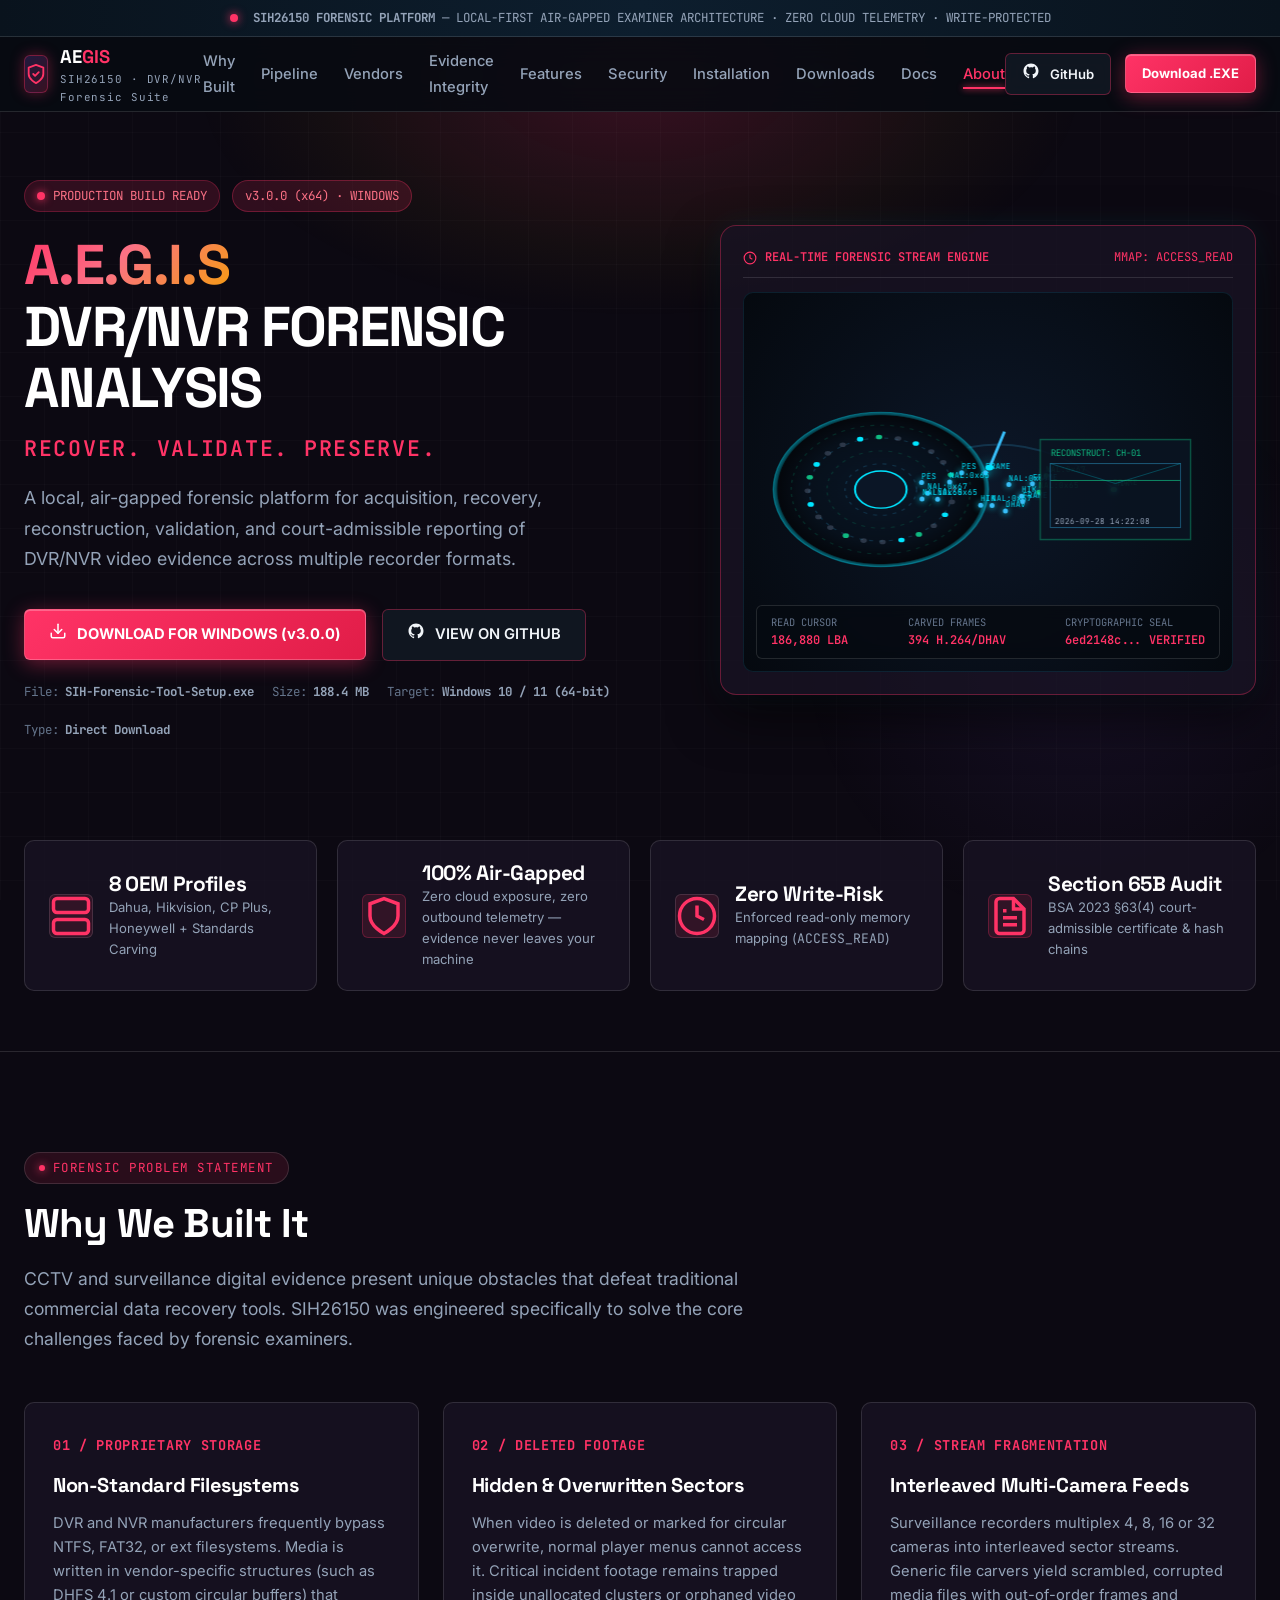
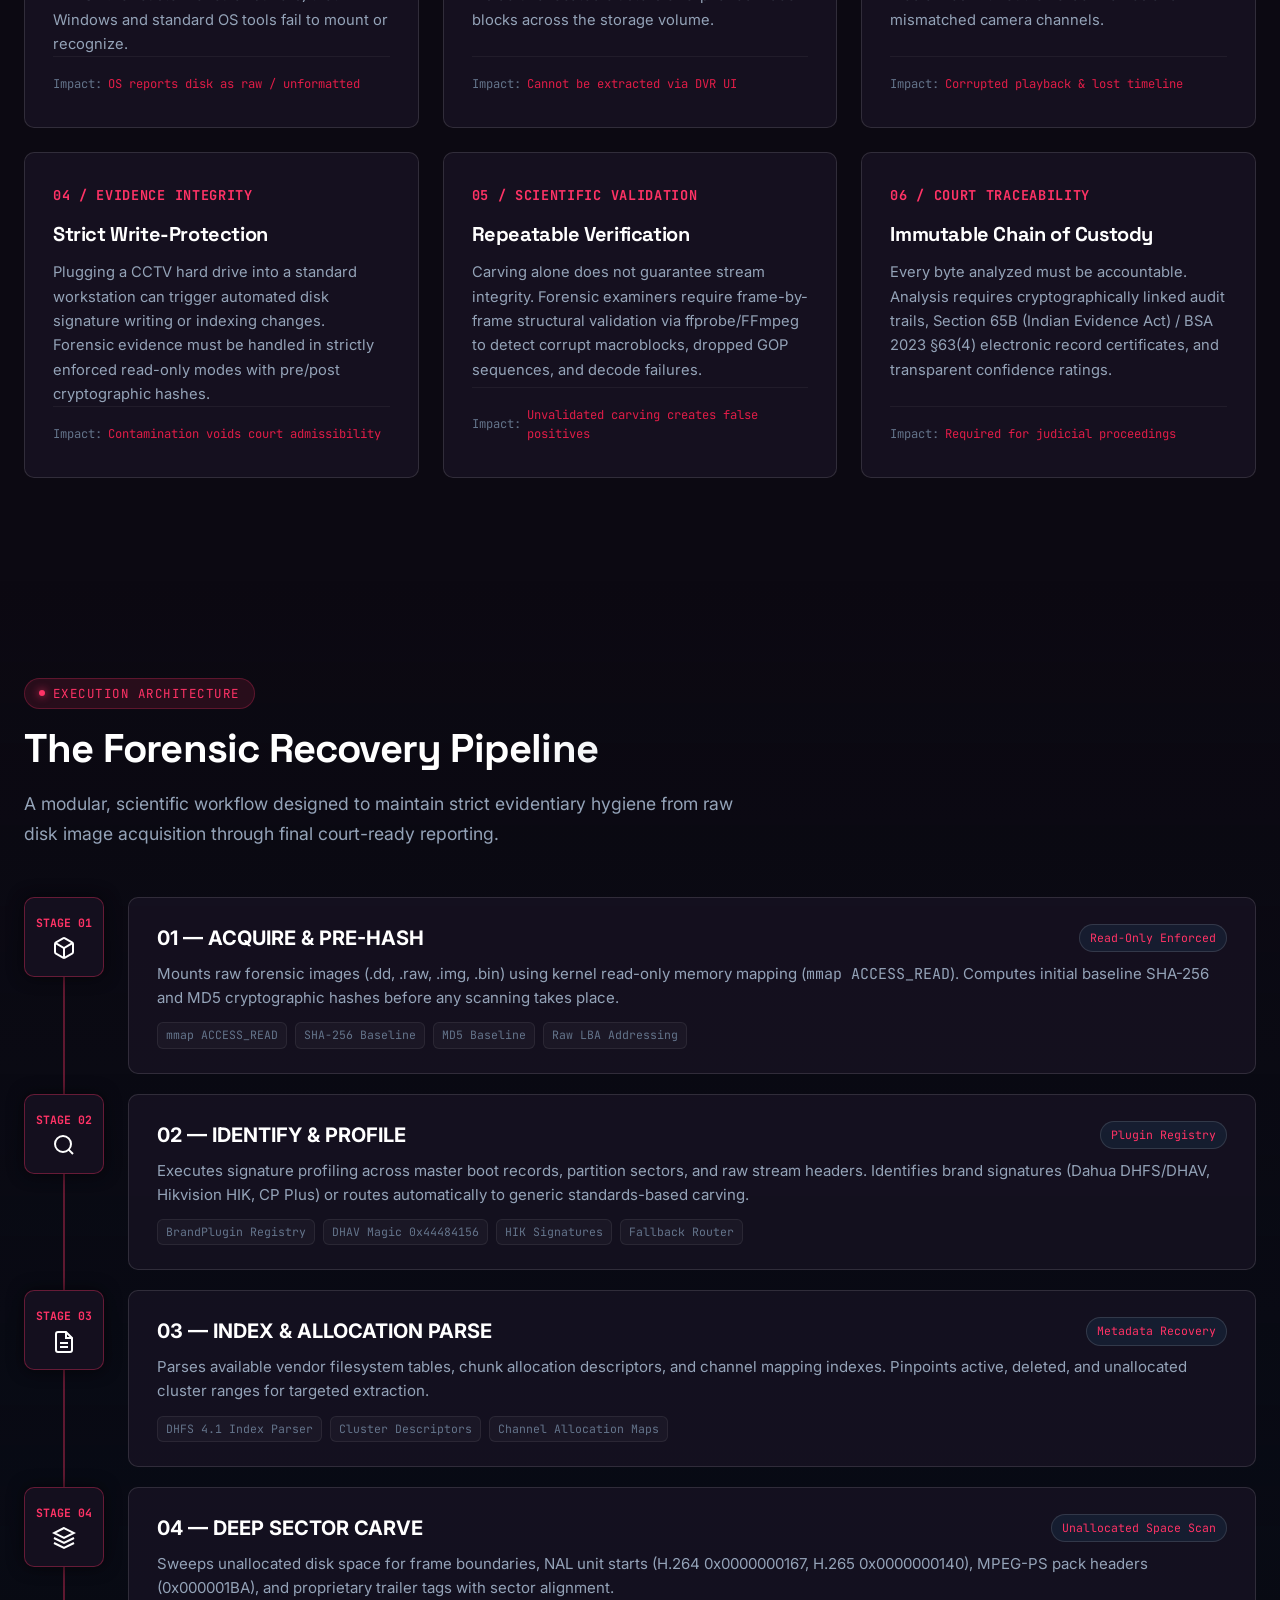
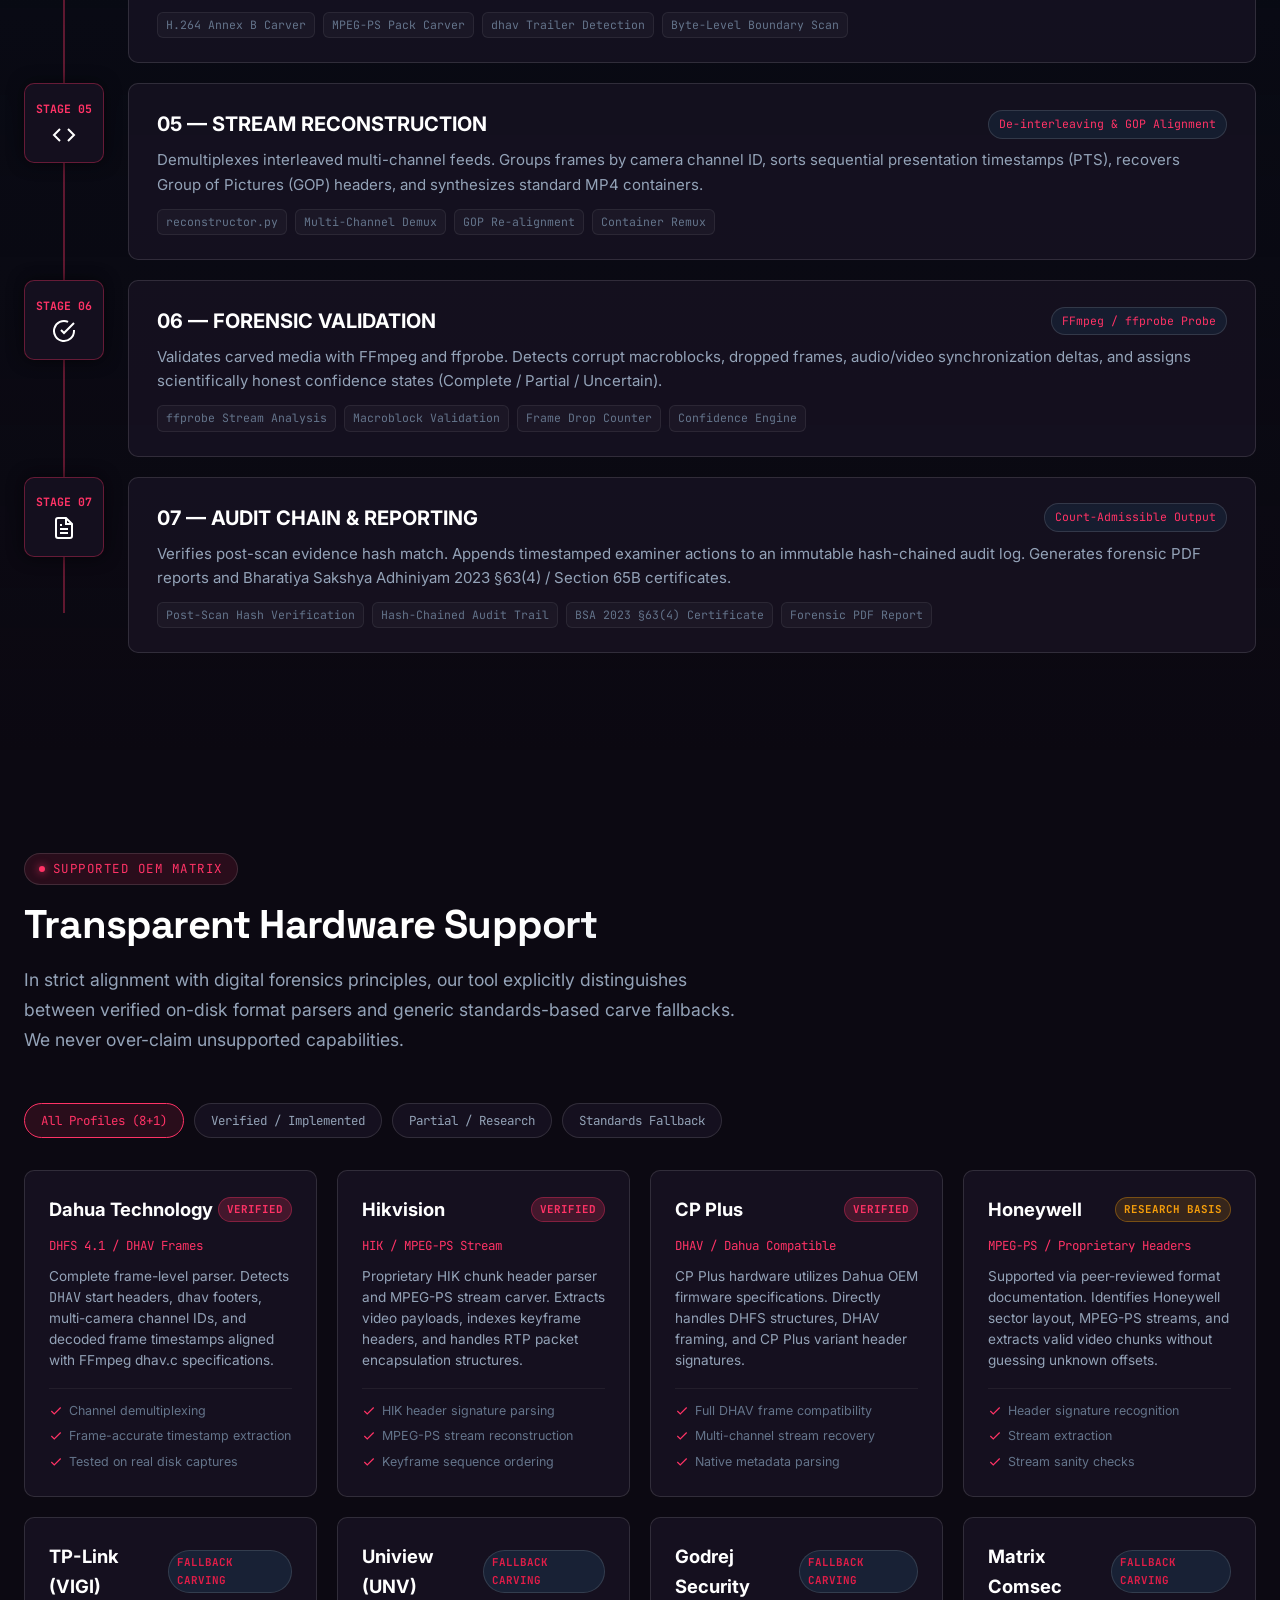
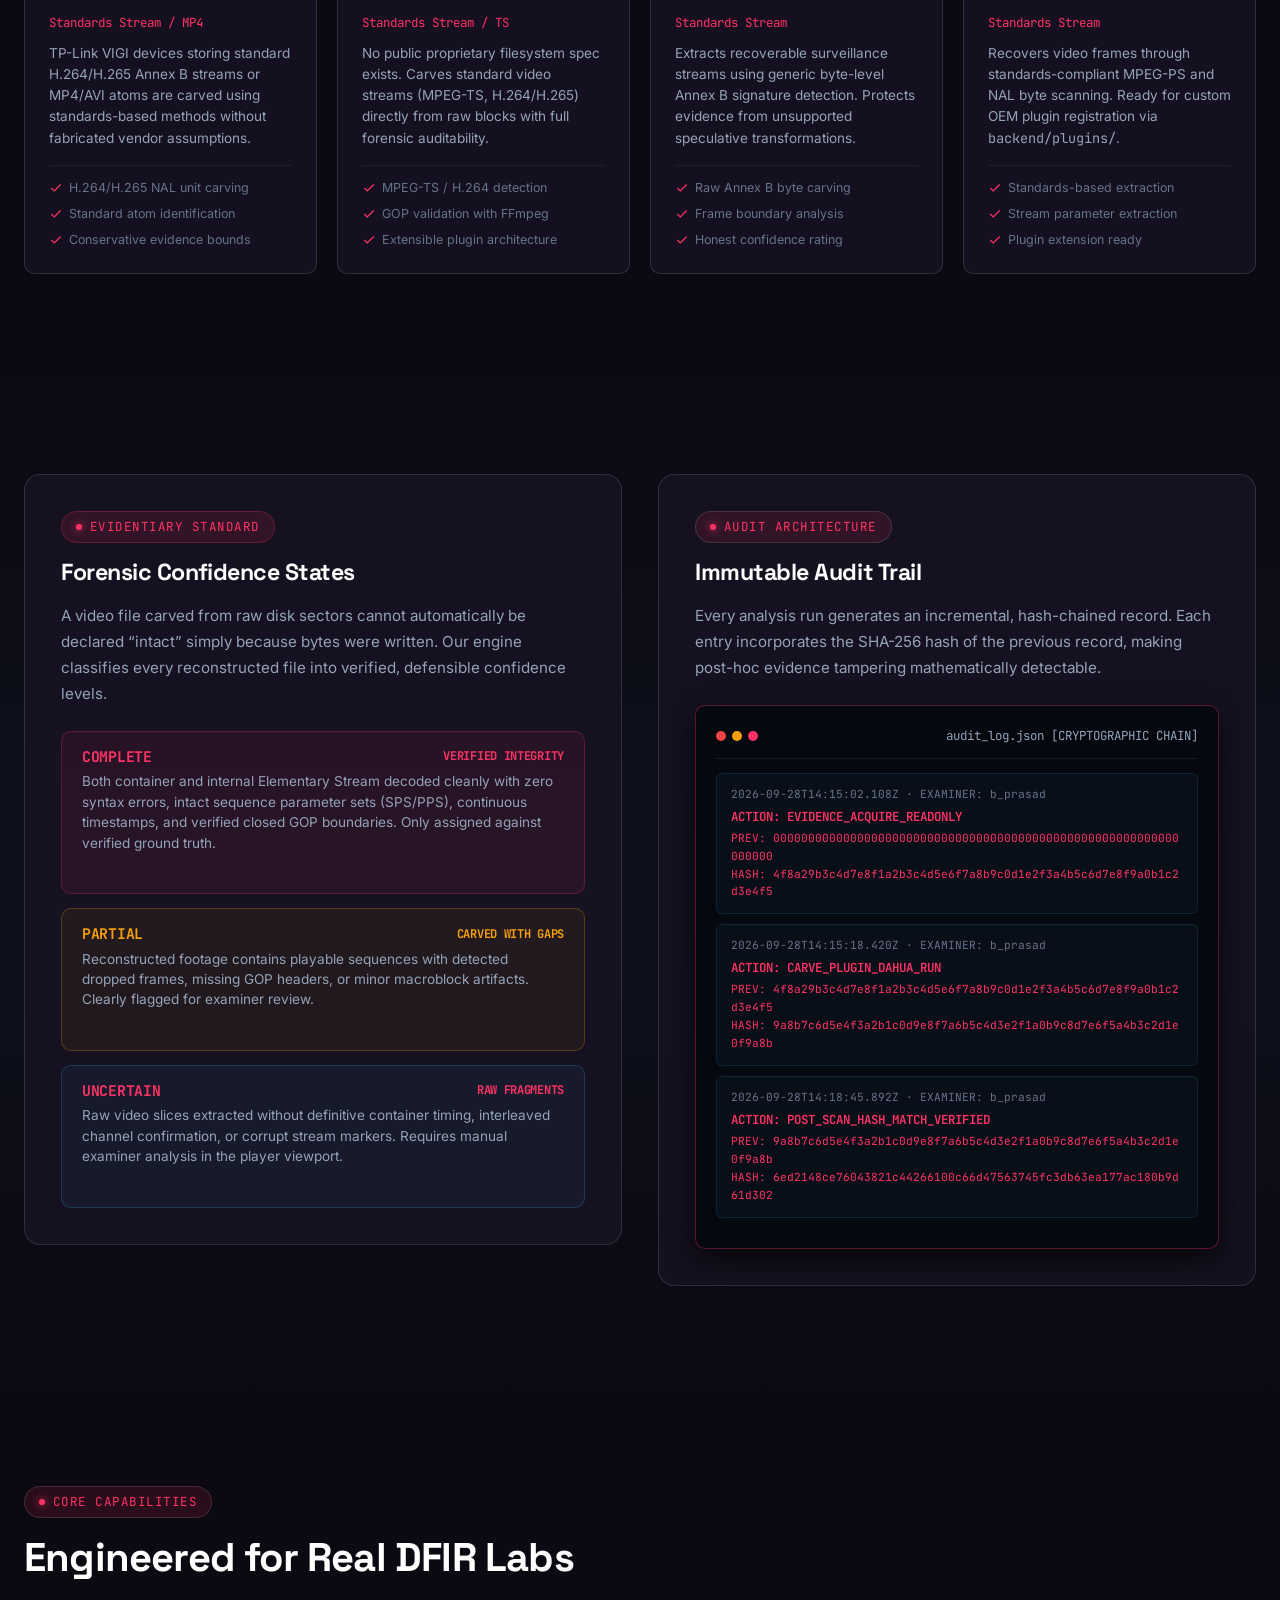
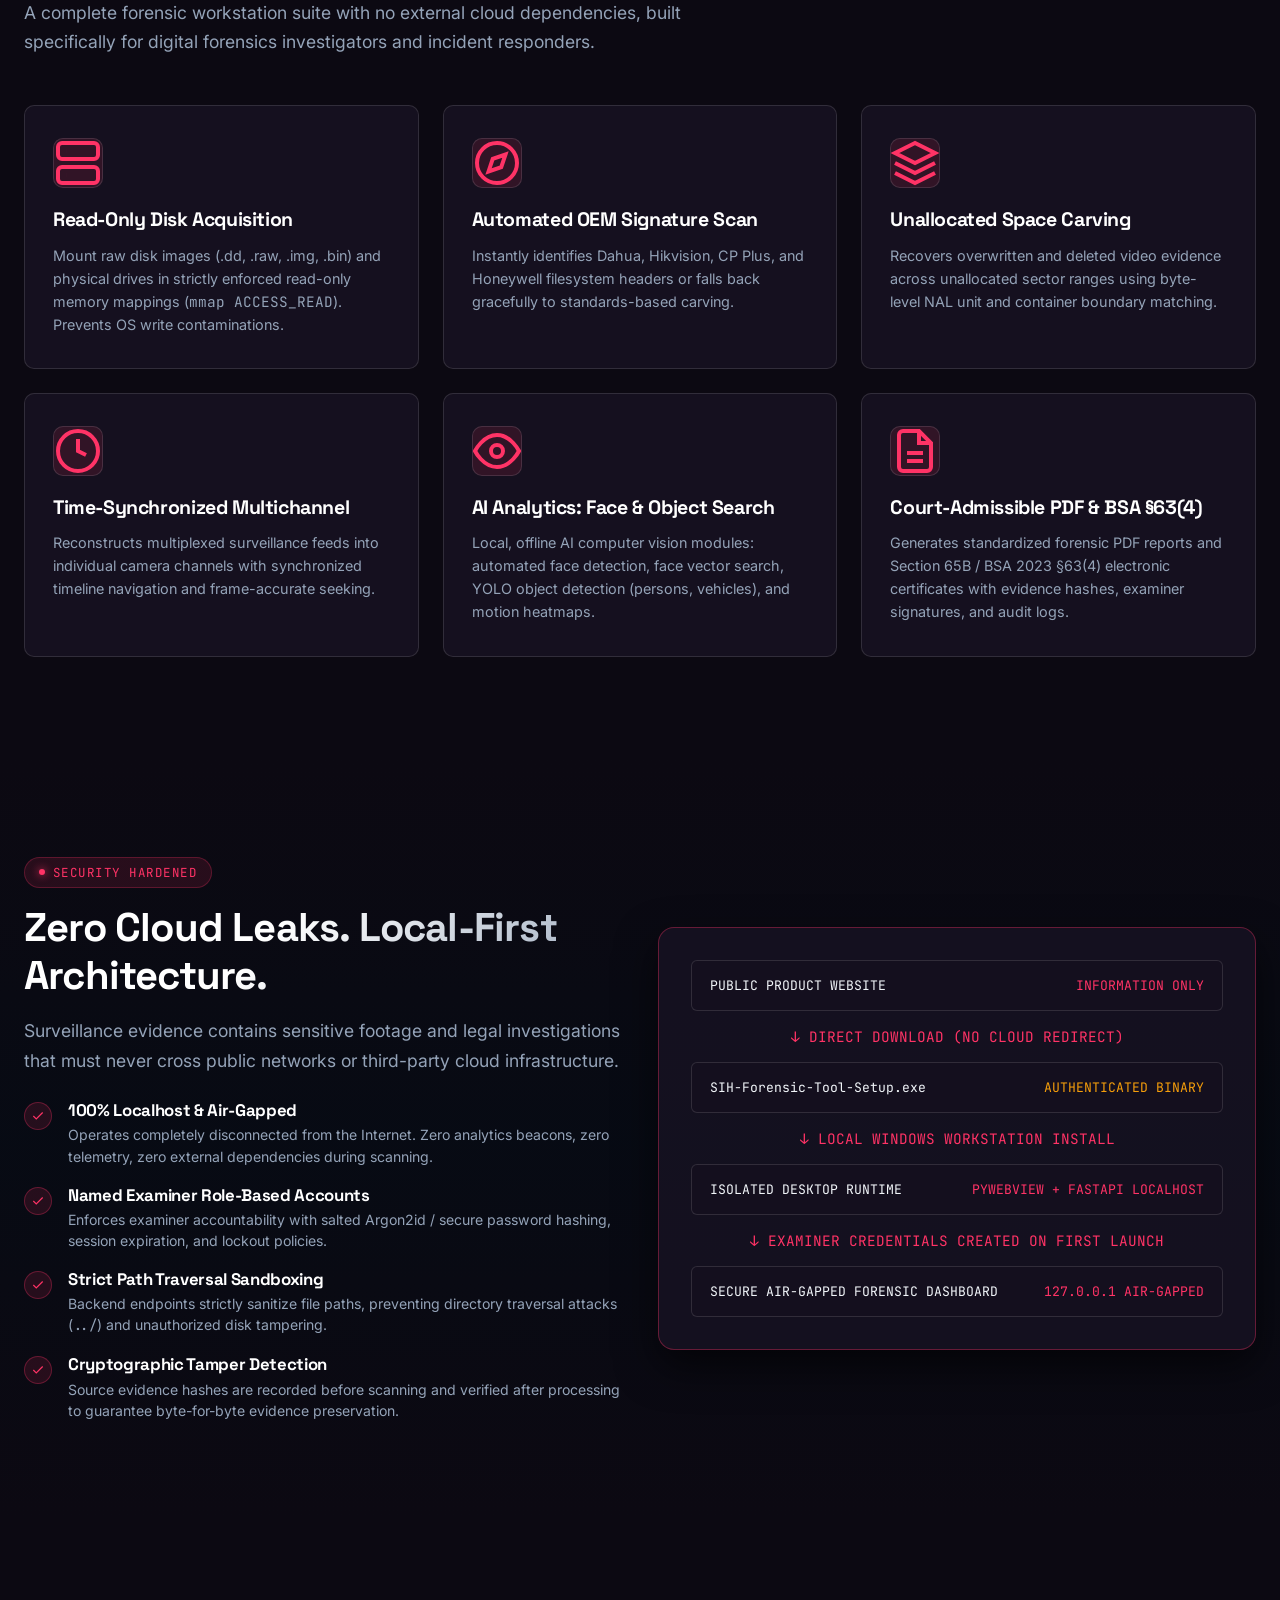
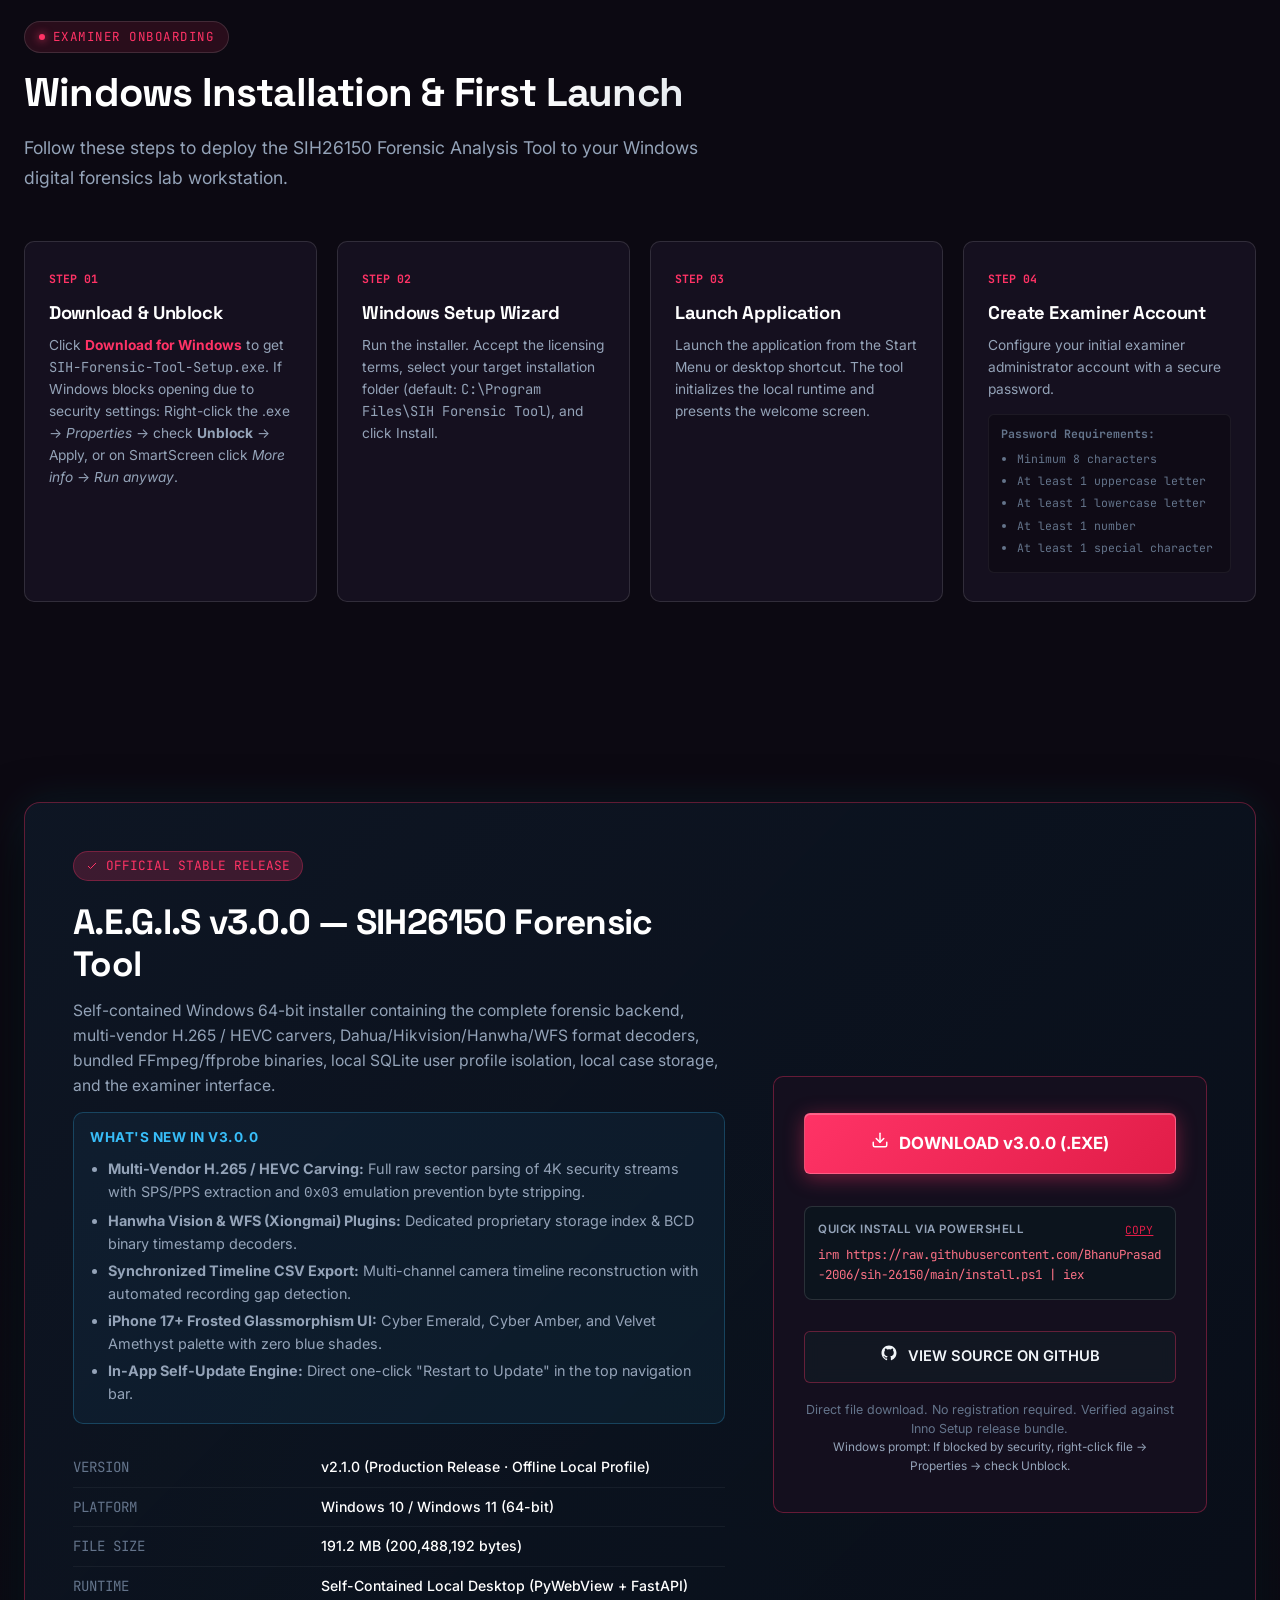
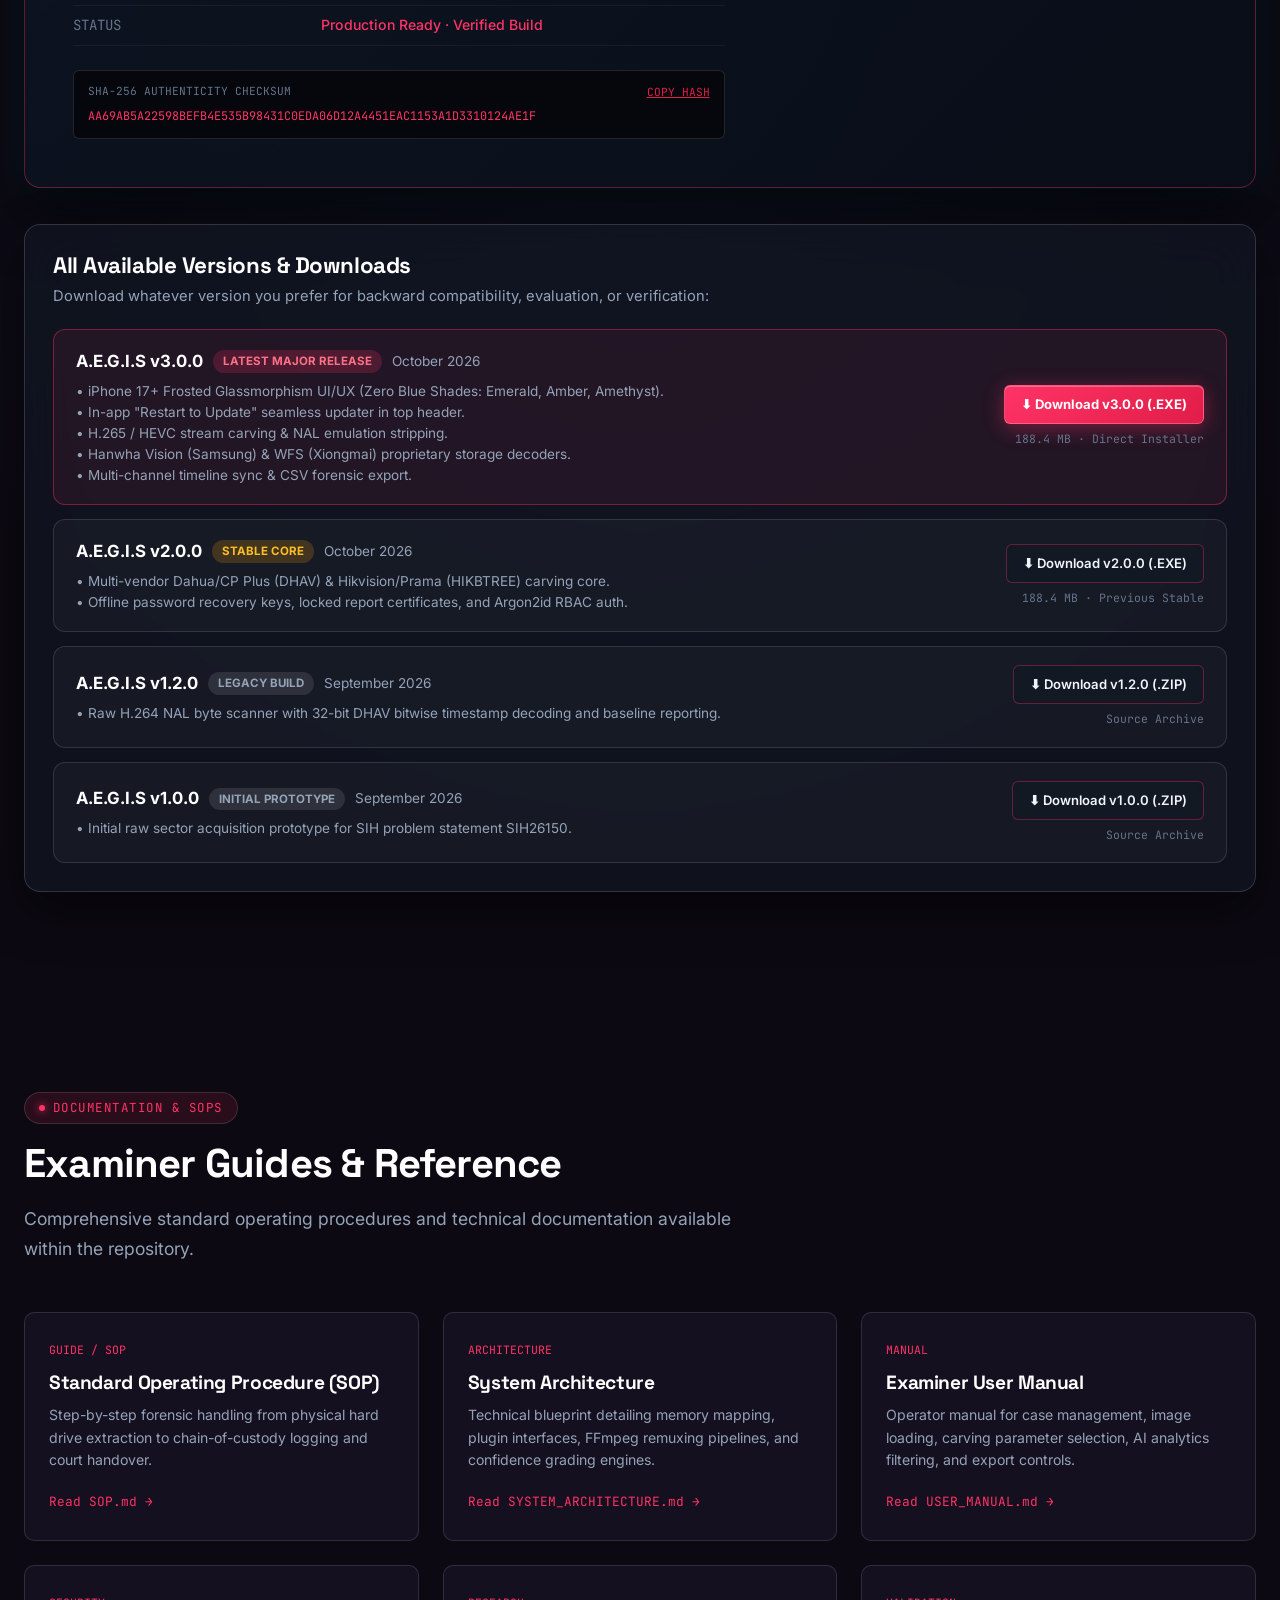
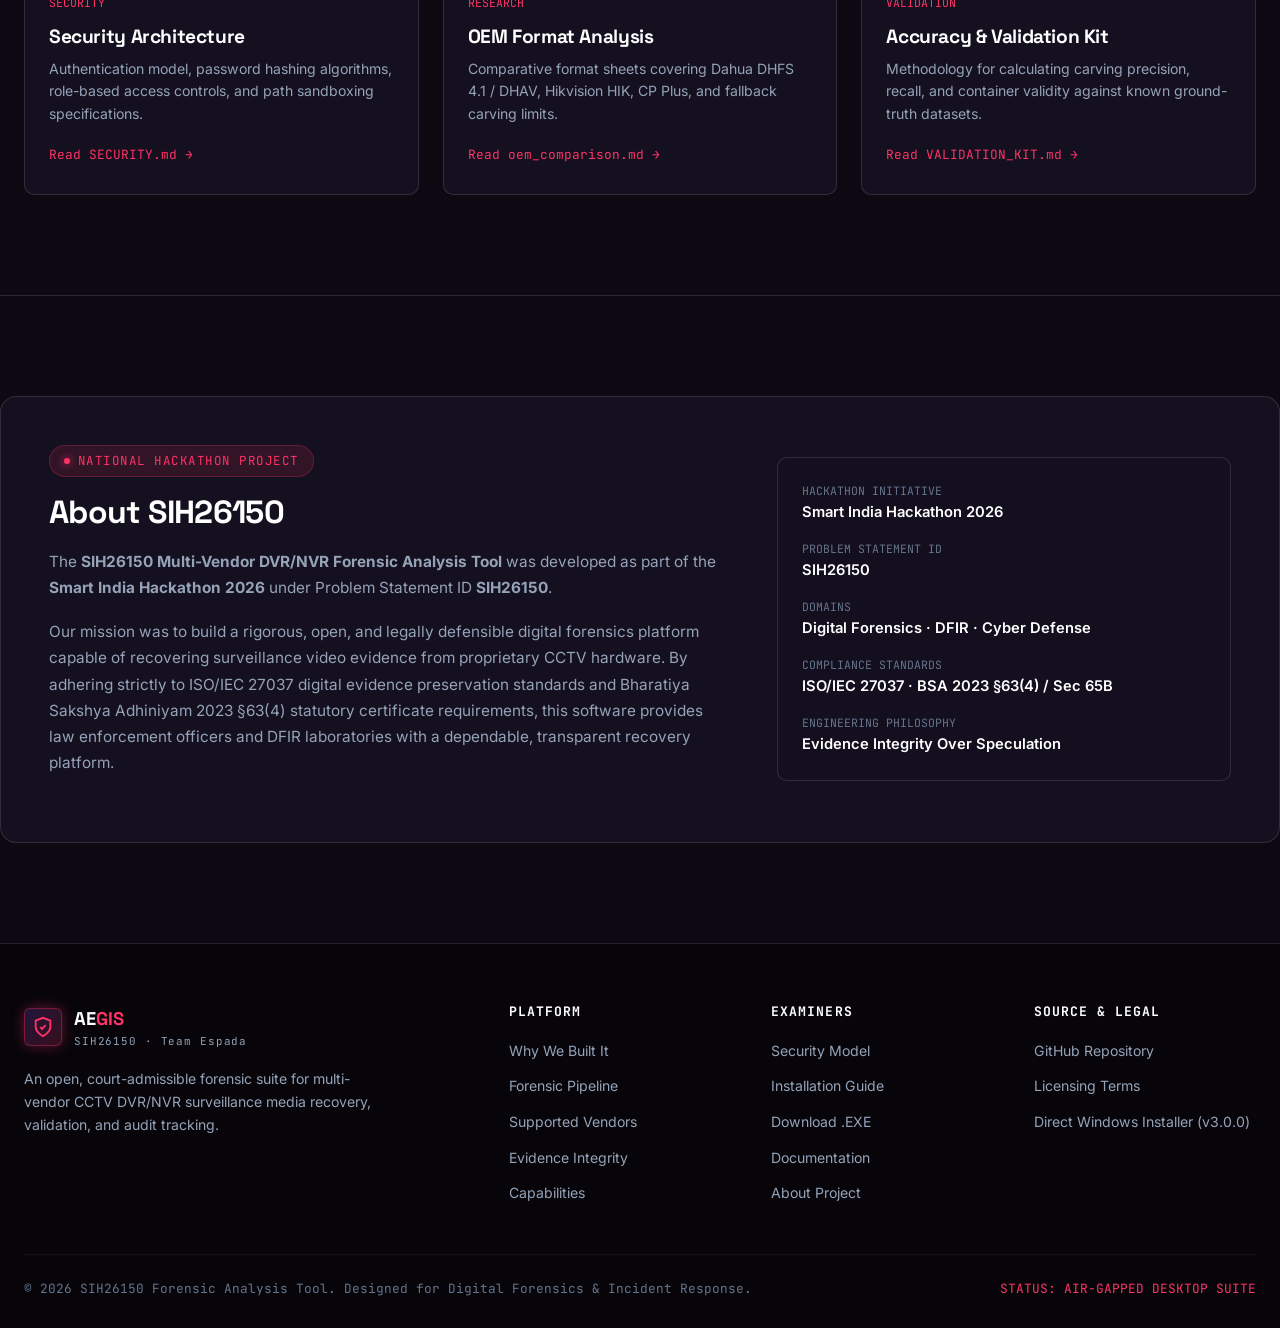
<file: index.html>
<!DOCTYPE html>
<html lang="en">
<head>
  <meta charset="UTF-8">
  <meta name="viewport" content="width=device-width, initial-scale=1.0">
  <title>A.E.G.I.S — Multi-Vendor DVR/NVR Forensic Analysis Tool · SIH26150 · Team Espada</title>
  <meta name="description" content="A local, air-gapped digital forensics platform for acquisition, recovery, reconstruction, validation and reporting of CCTV video evidence across multiple DVR/NVR formats.">
  <meta name="keywords" content="DVR forensics, NVR forensics, video carving, DHAV, HIK, CCTV recovery, digital forensics, DFIR, SHA-256 evidence integrity">
  <meta name="author" content="SIH26150 Forensic Engineering Team">

  <!-- OpenGraph / Social Meta Tags -->
  <meta property="og:title" content="A.E.G.I.S — Multi-Vendor DVR/NVR Forensic Analysis Tool (SIH26150)">
  <meta property="og:description" content="Local, air-gapped forensic acquisition, stream reconstruction, and evidence verification for law enforcement and DFIR labs.">
  <meta property="og:type" content="website">

  <!-- Google Fonts -->
  <link rel="preconnect" href="https://fonts.googleapis.com">
  <link rel="preconnect" href="https://fonts.gstatic.com" crossorigin>
  <link href="https://fonts.googleapis.com/css2?family=Inter:wght@400;500;600;700;800&family=JetBrains+Mono:wght@400;500;600;700&family=Space+Grotesk:wght@500;600;700;800&display=swap" rel="stylesheet">

  <!-- Cache Control -->
  <meta http-equiv="Cache-Control" content="no-cache, no-store, must-revalidate">
  <meta http-equiv="Pragma" content="no-cache">
  <meta http-equiv="Expires" content="0">

  <!-- Stylesheet -->
  <link rel="stylesheet" href="css/styles.css?v=2.1.0">
</head>
<body>

  <!-- Ambient Cyber Lighting -->
  <div class="ambient-glow-1"></div>
  <div class="ambient-glow-2"></div>

  <!-- Top Notice: Security & Air-Gapped Confirmation -->
  <div class="top-notice-bar">
    <span class="pulse-dot"></span>
    <strong>SIH26150 FORENSIC PLATFORM</strong> — LOCAL-FIRST AIR-GAPPED EXAMINER ARCHITECTURE · ZERO CLOUD TELEMETRY · WRITE-PROTECTED
  </div>

  <!-- Main Sticky Header -->
  <header class="site-header">
    <div class="container nav-wrap">
      <a href="#" class="brand-link" aria-label="SIH26150 Home">
        <div class="brand-shield">
          <svg viewBox="0 0 24 24" fill="none" stroke="currentColor" stroke-width="2" stroke-linecap="round" stroke-linejoin="round">
            <path d="M12 22s8-4 8-10V5l-8-3-8 3v7c0 6 8 10 8 10z"/>
            <polyline points="9 12 11 14 15 10"/>
          </svg>
        </div>
        <div class="brand-text">
          <div class="brand-title">AE<span>GIS</span></div>
          <div class="brand-subtitle">SIH26150 · DVR/NVR Forensic Suite</div>
        </div>
      </a>

      <nav>
        <ul class="nav-menu" id="navMenu">
          <li><a href="#why" class="nav-link">Why Built</a></li>
          <li><a href="#pipeline" class="nav-link">Pipeline</a></li>
          <li><a href="#vendors" class="nav-link">Vendors</a></li>
          <li><a href="#integrity" class="nav-link">Evidence Integrity</a></li>
          <li><a href="#features" class="nav-link">Features</a></li>
          <li><a href="#security" class="nav-link">Security</a></li>
          <li><a href="#walkthrough" class="nav-link">Installation</a></li>
          <li><a href="#versions" class="nav-link">Downloads</a></li>
          <li><a href="#docs" class="nav-link">Docs</a></li>
          <li><a href="#about" class="nav-link">About</a></li>
        </ul>
      </nav>

      <div class="nav-actions">
        <a href="https://github.com/BhanuPrasad-2006/sih-26150" target="_blank" rel="noopener noreferrer" class="btn btn-secondary btn-sm" aria-label="View Source on GitHub">
          <span class="btn-icon">
            <svg viewBox="0 0 24 24" fill="currentColor">
              <path fill-rule="evenodd" clip-rule="evenodd" d="M12 2C6.477 2 2 6.484 2 12.017c0 4.425 2.865 8.18 6.839 9.504.5.092.682-.217.682-.483 0-.237-.008-.868-.013-1.703-2.782.605-3.369-1.343-3.369-1.343-.454-1.158-1.11-1.466-1.11-1.466-.908-.62.069-.608.069-.608 1.003.07 1.53 1.032 1.53 1.032.892 1.53 2.341 1.088 2.91.832.092-.647.35-1.088.636-1.338-2.22-.253-4.555-1.113-4.555-4.951 0-1.093.39-1.988 1.029-2.688-.103-.253-.446-1.272.098-2.65 0 0 .84-.27 2.75 1.026A9.564 9.564 0 0112 6.844c.85.004 1.705.115 2.504.337 1.909-1.296 2.747-1.027 2.747-1.027.546 1.379.202 2.398.1 2.651.64.7 1.028 1.595 1.028 2.688 0 3.848-2.339 4.695-4.566 4.943.359.309.678.92.678 1.855 0 1.338-.012 2.419-.012 2.747 0 .268.18.58.688.482A10.019 10.019 0 0022 12.017C22 6.484 17.522 2 12 2z"/>
            </svg>
          </span>
          GitHub
        </a>
        <a href="https://github.com/BhanuPrasad-2006/sih-26150/releases/download/v2.0.0/SIH-Forensic-Tool-Setup-2.0.0.exe" class="btn btn-primary btn-sm" id="navDownloadBtn">
          Download .EXE
        </a>
        <button class="mobile-nav-toggle" id="mobileNavToggle" aria-label="Toggle Navigation">
          <svg viewBox="0 0 24 24" fill="none" stroke="currentColor" stroke-width="2"><line x1="3" y1="12" x2="21" y2="12"></line><line x1="3" y1="6" x2="21" y2="6"></line><line x1="3" y1="18" x2="21" y2="18"></line></svg>
        </button>
      </div>
    </div>
  </header>

  <!-- Hero Section -->
  <section class="hero-section">
    <div class="container hero-grid">
      <div class="hero-text-col">
        <div class="hero-badge-row">
          <div class="hero-status-pill">
            <span class="indicator-dot"></span>
            PRODUCTION BUILD READY
          </div>
          <div class="hero-version-pill">
            v3.0.0 (x64) · WINDOWS
          </div>
        </div>

        <h1 class="hero-h1">
          <span class="gradient-text">A.E.G.I.S</span><br>DVR/NVR FORENSIC ANALYSIS
        </h1>

        <div class="hero-subheadline">
          Recover. Validate. Preserve.
        </div>

        <p class="hero-desc">
          A local, air-gapped forensic platform for acquisition, recovery, reconstruction, validation, and court-admissible reporting of DVR/NVR video evidence across multiple recorder formats.
        </p>

        <div class="hero-cta-group">
          <!-- Mandatory Direct .EXE Download -->
          <a href="https://github.com/BhanuPrasad-2006/sih-26150/releases/download/v2.0.0/SIH-Forensic-Tool-Setup-2.0.0.exe" class="btn btn-primary" id="heroDownloadBtn">
            <span class="btn-icon">
              <svg viewBox="0 0 24 24" fill="none" stroke="currentColor" stroke-width="2" stroke-linecap="round" stroke-linejoin="round">
                <path d="M21 15v4a2 2 0 0 1-2 2H5a2 2 0 0 1-2-2v-4"></path>
                <polyline points="7 10 12 15 17 10"></polyline>
                <line x1="12" y1="15" x2="12" y2="3"></line>
              </svg>
            </span>
            DOWNLOAD FOR WINDOWS (v3.0.0)
          </a>

          <!-- Separate GitHub Repository Link -->
          <a href="https://github.com/BhanuPrasad-2006/sih-26150" target="_blank" rel="noopener noreferrer" class="btn btn-secondary" id="heroGithubBtn">
            <span class="btn-icon">
              <svg viewBox="0 0 24 24" fill="currentColor">
                <path fill-rule="evenodd" clip-rule="evenodd" d="M12 2C6.477 2 2 6.484 2 12.017c0 4.425 2.865 8.18 6.839 9.504.5.092.682-.217.682-.483 0-.237-.008-.868-.013-1.703-2.782.605-3.369-1.343-3.369-1.343-.454-1.158-1.11-1.466-1.11-1.466-.908-.62.069-.608.069-.608 1.003.07 1.53 1.032 1.53 1.032.892 1.53 2.341 1.088 2.91.832.092-.647.35-1.088.636-1.338-2.22-.253-4.555-1.113-4.555-4.951 0-1.093.39-1.988 1.029-2.688-.103-.253-.446-1.272.098-2.65 0 0 .84-.27 2.75 1.026A9.564 9.564 0 0112 6.844c.85.004 1.705.115 2.504.337 1.909-1.296 2.747-1.027 2.747-1.027.546 1.379.202 2.398.1 2.651.64.7 1.028 1.595 1.028 2.688 0 3.848-2.339 4.695-4.566 4.943.359.309.678.92.678 1.855 0 1.338-.012 2.419-.012 2.747 0 .268.18.58.688.482A10.019 10.019 0 0022 12.017C22 6.484 17.522 2 12 2z"/>
              </svg>
            </span>
            VIEW ON GITHUB
          </a>
        </div>

        <div class="hero-file-specs">
          <span>File: <strong class="val">SIH-Forensic-Tool-Setup.exe</strong></span>
          <span>Size: <strong class="val">188.4 MB</strong></span>
          <span>Target: <strong class="val">Windows 10 / 11 (64-bit)</strong></span>
          <span>Type: <strong class="val">Direct Download</strong></span>
        </div>
      </div>

      <!-- Hero Forensic Visualizer Card -->
      <div class="hero-visual-card">
        <div class="visual-top-bar">
          <div class="visual-title">
            <svg width="14" height="14" viewBox="0 0 24 24" fill="none" stroke="currentColor" stroke-width="2"><circle cx="12" cy="12" r="10"></circle><polyline points="12 6 12 12 16 14"></polyline></svg>
            REAL-TIME FORENSIC STREAM ENGINE
          </div>
          <div class="mono" style="color: #ff3366;">MMAP: ACCESS_READ</div>
        </div>

        <div class="canvas-container">
          <canvas id="forensicCanvas"></canvas>
          <div class="canvas-hud-overlay">
            <div class="hud-stat">
              <span class="hud-label">Read Cursor</span>
              <span class="hud-value" id="hudSectors">184,320 LBA</span>
            </div>
            <div class="hud-stat">
              <span class="hud-label">Carved Frames</span>
              <span class="hud-value" id="hudFrames">384 H.264/DHAV</span>
            </div>
            <div class="hud-stat">
              <span class="hud-label">Cryptographic Seal</span>
              <span class="hud-value green" id="hudHash">6ed2148c... VERIFIED</span>
            </div>
          </div>
        </div>
      </div>
    </div>
  </section>

  <!-- Live At-A-Glance Bar -->
  <section class="metrics-strip">
    <div class="container metrics-grid">
      <div class="metric-card">
        <div class="metric-icon">
          <svg viewBox="0 0 24 24" fill="none" stroke="currentColor" stroke-width="2"><rect x="2" y="2" width="20" height="8" rx="2" ry="2"></rect><rect x="2" y="14" width="20" height="8" rx="2" ry="2"></rect><line x1="6" y1="6" x2="6.01" y2="6"></line><line x1="6" y1="18" x2="6.01" y2="18"></line></svg>
        </div>
        <div class="metric-info">
          <h4>8 OEM Profiles</h4>
          <p>Dahua, Hikvision, CP Plus, Honeywell + Standards Carving</p>
        </div>
      </div>

      <div class="metric-card">
        <div class="metric-icon green">
          <svg viewBox="0 0 24 24" fill="none" stroke="currentColor" stroke-width="2"><path d="M12 22s8-4 8-10V5l-8-3-8 3v7c0 6 8 10 8 10z"></path></svg>
        </div>
        <div class="metric-info">
          <h4>100% Air-Gapped</h4>
          <p>Zero cloud exposure, zero outbound telemetry — evidence never leaves your machine</p>
        </div>
      </div>

      <div class="metric-card">
        <div class="metric-icon">
          <svg viewBox="0 0 24 24" fill="none" stroke="currentColor" stroke-width="2"><circle cx="12" cy="12" r="10"></circle><polyline points="12 6 12 12 16 14"></polyline></svg>
        </div>
        <div class="metric-info">
          <h4>Zero Write-Risk</h4>
          <p>Enforced read-only memory mapping (<code class="mono">ACCESS_READ</code>)</p>
        </div>
      </div>

      <div class="metric-card">
        <div class="metric-icon green">
          <svg viewBox="0 0 24 24" fill="none" stroke="currentColor" stroke-width="2"><path d="M14 2H6a2 2 0 0 0-2 2v16a2 2 0 0 0 2 2h12a2 2 0 0 0 2-2V8z"></path><polyline points="14 2 14 8 20 8"></polyline><line x1="16" y1="13" x2="8" y2="13"></line><line x1="16" y1="17" x2="8" y2="17"></line><polyline points="10 9 9 9 8 9"></polyline></svg>
        </div>
        <div class="metric-info">
          <h4>Section 65B Audit</h4>
          <p>BSA 2023 §63(4) court-admissible certificate & hash chains</p>
        </div>
      </div>
    </div>
  </section>

  <!-- Why Built Section -->
  <section class="why-section" id="why">
    <div class="container">
      <div class="section-tag">Forensic Problem Statement</div>
      <h2 class="section-title">Why We Built It</h2>
      <p class="section-subtitle">
        CCTV and surveillance digital evidence present unique obstacles that defeat traditional commercial data recovery tools. SIH26150 was engineered specifically to solve the core challenges faced by forensic examiners.
      </p>

      <div class="why-grid">
        <div class="why-card">
          <div class="why-card-num">01 / PROPRIETARY STORAGE</div>
          <h3>Non-Standard Filesystems</h3>
          <p>
            DVR and NVR manufacturers frequently bypass NTFS, FAT32, or ext filesystems. Media is written in vendor-specific structures (such as DHFS 4.1 or custom circular buffers) that Windows and standard OS tools fail to mount or recognize.
          </p>
          <div class="why-card-footer">
            Impact: <span>OS reports disk as raw / unformatted</span>
          </div>
        </div>

        <div class="why-card">
          <div class="why-card-num">02 / DELETED FOOTAGE</div>
          <h3>Hidden & Overwritten Sectors</h3>
          <p>
            When video is deleted or marked for circular overwrite, normal player menus cannot access it. Critical incident footage remains trapped inside unallocated clusters or orphaned video blocks across the storage volume.
          </p>
          <div class="why-card-footer">
            Impact: <span>Cannot be extracted via DVR UI</span>
          </div>
        </div>

        <div class="why-card">
          <div class="why-card-num">03 / STREAM FRAGMENTATION</div>
          <h3>Interleaved Multi-Camera Feeds</h3>
          <p>
            Surveillance recorders multiplex 4, 8, 16 or 32 cameras into interleaved sector streams. Generic file carvers yield scrambled, corrupted media files with out-of-order frames and mismatched camera channels.
          </p>
          <div class="why-card-footer">
            Impact: <span>Corrupted playback & lost timeline</span>
          </div>
        </div>

        <div class="why-card">
          <div class="why-card-num">04 / EVIDENCE INTEGRITY</div>
          <h3>Strict Write-Protection</h3>
          <p>
            Plugging a CCTV hard drive into a standard workstation can trigger automated disk signature writing or indexing changes. Forensic evidence must be handled in strictly enforced read-only modes with pre/post cryptographic hashes.
          </p>
          <div class="why-card-footer">
            Impact: <span>Contamination voids court admissibility</span>
          </div>
        </div>

        <div class="why-card">
          <div class="why-card-num">05 / SCIENTIFIC VALIDATION</div>
          <h3>Repeatable Verification</h3>
          <p>
            Carving alone does not guarantee stream integrity. Forensic examiners require frame-by-frame structural validation via ffprobe/FFmpeg to detect corrupt macroblocks, dropped GOP sequences, and decode failures.
          </p>
          <div class="why-card-footer">
            Impact: <span>Unvalidated carving creates false positives</span>
          </div>
        </div>

        <div class="why-card">
          <div class="why-card-num">06 / COURT TRACEABILITY</div>
          <h3>Immutable Chain of Custody</h3>
          <p>
            Every byte analyzed must be accountable. Analysis requires cryptographically linked audit trails, Section 65B (Indian Evidence Act) / BSA 2023 §63(4) electronic record certificates, and transparent confidence ratings.
          </p>
          <div class="why-card-footer">
            Impact: <span>Required for judicial proceedings</span>
          </div>
        </div>
      </div>
    </div>
  </section>

  <!-- Forensic Pipeline Section -->
  <section class="pipeline-section" id="pipeline">
    <div class="container">
      <div class="section-tag green">Execution Architecture</div>
      <h2 class="section-title">The Forensic Recovery Pipeline</h2>
      <p class="section-subtitle">
        A modular, scientific workflow designed to maintain strict evidentiary hygiene from raw disk image acquisition through final court-ready reporting.
      </p>

      <div class="pipeline-flow">
        <!-- Step 1 -->
        <div class="pipeline-step">
          <div class="pipeline-node">
            <span class="step-num">STAGE 01</span>
            <svg viewBox="0 0 24 24" fill="none" stroke="currentColor" stroke-width="2"><path d="M21 16V8a2 2 0 0 0-1-1.73l-7-4a2 2 0 0 0-2 0l-7 4A2 2 0 0 0 3 8v8a2 2 0 0 0 1 1.73l7 4a2 2 0 0 0 2 0l7-4A2 2 0 0 0 21 16z"></path><polyline points="3.27 6.96 12 12.01 20.73 6.96"></polyline><line x1="12" y1="22.08" x2="12" y2="12"></line></svg>
          </div>
          <div class="pipeline-content">
            <div class="pipeline-header">
              <div class="pipeline-title">01 — ACQUIRE & PRE-HASH</div>
              <span class="pipeline-badge">Read-Only Enforced</span>
            </div>
            <p class="pipeline-desc">
              Mounts raw forensic images (.dd, .raw, .img, .bin) using kernel read-only memory mapping (<code class="mono">mmap ACCESS_READ</code>). Computes initial baseline SHA-256 and MD5 cryptographic hashes before any scanning takes place.
            </p>
            <div class="pipeline-tech-taglist">
              <span class="tech-tag">mmap ACCESS_READ</span>
              <span class="tech-tag">SHA-256 Baseline</span>
              <span class="tech-tag">MD5 Baseline</span>
              <span class="tech-tag">Raw LBA Addressing</span>
            </div>
          </div>
        </div>

        <!-- Step 2 -->
        <div class="pipeline-step">
          <div class="pipeline-node">
            <span class="step-num">STAGE 02</span>
            <svg viewBox="0 0 24 24" fill="none" stroke="currentColor" stroke-width="2"><circle cx="11" cy="11" r="8"></circle><line x1="21" y1="21" x2="16.65" y2="16.65"></line></svg>
          </div>
          <div class="pipeline-content">
            <div class="pipeline-header">
              <div class="pipeline-title">02 — IDENTIFY & PROFILE</div>
              <span class="pipeline-badge">Plugin Registry</span>
            </div>
            <p class="pipeline-desc">
              Executes signature profiling across master boot records, partition sectors, and raw stream headers. Identifies brand signatures (Dahua DHFS/DHAV, Hikvision HIK, CP Plus) or routes automatically to generic standards-based carving.
            </p>
            <div class="pipeline-tech-taglist">
              <span class="tech-tag">BrandPlugin Registry</span>
              <span class="tech-tag">DHAV Magic 0x44484156</span>
              <span class="tech-tag">HIK Signatures</span>
              <span class="tech-tag">Fallback Router</span>
            </div>
          </div>
        </div>

        <!-- Step 3 -->
        <div class="pipeline-step">
          <div class="pipeline-node">
            <span class="step-num">STAGE 03</span>
            <svg viewBox="0 0 24 24" fill="none" stroke="currentColor" stroke-width="2"><path d="M14 2H6a2 2 0 0 0-2 2v16a2 2 0 0 0 2 2h12a2 2 0 0 0 2-2V8z"></path><polyline points="14 2 14 8 20 8"></polyline><line x1="16" y1="13" x2="8" y2="13"></line><line x1="16" y1="17" x2="8" y2="17"></line></svg>
          </div>
          <div class="pipeline-content">
            <div class="pipeline-header">
              <div class="pipeline-title">03 — INDEX & ALLOCATION PARSE</div>
              <span class="pipeline-badge">Metadata Recovery</span>
            </div>
            <p class="pipeline-desc">
              Parses available vendor filesystem tables, chunk allocation descriptors, and channel mapping indexes. Pinpoints active, deleted, and unallocated cluster ranges for targeted extraction.
            </p>
            <div class="pipeline-tech-taglist">
              <span class="tech-tag">DHFS 4.1 Index Parser</span>
              <span class="tech-tag">Cluster Descriptors</span>
              <span class="tech-tag">Channel Allocation Maps</span>
            </div>
          </div>
        </div>

        <!-- Step 4 -->
        <div class="pipeline-step">
          <div class="pipeline-node">
            <span class="step-num">STAGE 04</span>
            <svg viewBox="0 0 24 24" fill="none" stroke="currentColor" stroke-width="2"><polygon points="12 2 2 7 12 12 22 7 12 2"></polygon><polyline points="2 17 12 22 22 17"></polyline><polyline points="2 12 12 17 22 12"></polyline></svg>
          </div>
          <div class="pipeline-content">
            <div class="pipeline-header">
              <div class="pipeline-title">04 — DEEP SECTOR CARVE</div>
              <span class="pipeline-badge">Unallocated Space Scan</span>
            </div>
            <p class="pipeline-desc">
              Sweeps unallocated disk space for frame boundaries, NAL unit starts (H.264 0x0000000167, H.265 0x0000000140), MPEG-PS pack headers (0x000001BA), and proprietary trailer tags with sector alignment.
            </p>
            <div class="pipeline-tech-taglist">
              <span class="tech-tag">H.264 Annex B Carver</span>
              <span class="tech-tag">MPEG-PS Pack Carver</span>
              <span class="tech-tag">dhav Trailer Detection</span>
              <span class="tech-tag">Byte-Level Boundary Scan</span>
            </div>
          </div>
        </div>

        <!-- Step 5 -->
        <div class="pipeline-step">
          <div class="pipeline-node">
            <span class="step-num">STAGE 05</span>
            <svg viewBox="0 0 24 24" fill="none" stroke="currentColor" stroke-width="2"><polyline points="16 18 22 12 16 6"></polyline><polyline points="8 6 2 12 8 18"></polyline></svg>
          </div>
          <div class="pipeline-content">
            <div class="pipeline-header">
              <div class="pipeline-title">05 — STREAM RECONSTRUCTION</div>
              <span class="pipeline-badge">De-interleaving & GOP Alignment</span>
            </div>
            <p class="pipeline-desc">
              Demultiplexes interleaved multi-channel feeds. Groups frames by camera channel ID, sorts sequential presentation timestamps (PTS), recovers Group of Pictures (GOP) headers, and synthesizes standard MP4 containers.
            </p>
            <div class="pipeline-tech-taglist">
              <span class="tech-tag">reconstructor.py</span>
              <span class="tech-tag">Multi-Channel Demux</span>
              <span class="tech-tag">GOP Re-alignment</span>
              <span class="tech-tag">Container Remux</span>
            </div>
          </div>
        </div>

        <!-- Step 6 -->
        <div class="pipeline-step">
          <div class="pipeline-node">
            <span class="step-num">STAGE 06</span>
            <svg viewBox="0 0 24 24" fill="none" stroke="currentColor" stroke-width="2"><path d="M22 11.08V12a10 10 0 1 1-5.93-9.14"></path><polyline points="22 4 12 14.01 9 11.01"></polyline></svg>
          </div>
          <div class="pipeline-content">
            <div class="pipeline-header">
              <div class="pipeline-title">06 — FORENSIC VALIDATION</div>
              <span class="pipeline-badge">FFmpeg / ffprobe Probe</span>
            </div>
            <p class="pipeline-desc">
              Validates carved media with FFmpeg and ffprobe. Detects corrupt macroblocks, dropped frames, audio/video synchronization deltas, and assigns scientifically honest confidence states (Complete / Partial / Uncertain).
            </p>
            <div class="pipeline-tech-taglist">
              <span class="tech-tag">ffprobe Stream Analysis</span>
              <span class="tech-tag">Macroblock Validation</span>
              <span class="tech-tag">Frame Drop Counter</span>
              <span class="tech-tag">Confidence Engine</span>
            </div>
          </div>
        </div>

        <!-- Step 7 -->
        <div class="pipeline-step">
          <div class="pipeline-node">
            <span class="step-num">STAGE 07</span>
            <svg viewBox="0 0 24 24" fill="none" stroke="currentColor" stroke-width="2"><path d="M14 2H6a2 2 0 0 0-2 2v16a2 2 0 0 0 2 2h12a2 2 0 0 0 2-2V8z"></path><polyline points="14 2 14 8 20 8"></polyline><line x1="16" y1="13" x2="8" y2="13"></line><line x1="16" y1="17" x2="8" y2="17"></line><polyline points="10 9 9 9 8 9"></polyline></svg>
          </div>
          <div class="pipeline-content">
            <div class="pipeline-header">
              <div class="pipeline-title">07 — AUDIT CHAIN & REPORTING</div>
              <span class="pipeline-badge">Court-Admissible Output</span>
            </div>
            <p class="pipeline-desc">
              Verifies post-scan evidence hash match. Appends timestamped examiner actions to an immutable hash-chained audit log. Generates forensic PDF reports and Bharatiya Sakshya Adhiniyam 2023 §63(4) / Section 65B certificates.
            </p>
            <div class="pipeline-tech-taglist">
              <span class="tech-tag">Post-Scan Hash Verification</span>
              <span class="tech-tag">Hash-Chained Audit Trail</span>
              <span class="tech-tag">BSA 2023 §63(4) Certificate</span>
              <span class="tech-tag">Forensic PDF Report</span>
            </div>
          </div>
        </div>
      </div>
    </div>
  </section>

  <!-- Supported Vendors Section -->
  <section class="vendors-section" id="vendors">
    <div class="container">
      <div class="section-tag">Supported OEM Matrix</div>
      <h2 class="section-title">Transparent Hardware Support</h2>
      <p class="section-subtitle">
        In strict alignment with digital forensics principles, our tool explicitly distinguishes between verified on-disk format parsers and generic standards-based carve fallbacks. We never over-claim unsupported capabilities.
      </p>

      <div class="vendors-filter-bar">
        <button class="filter-btn active" data-filter="all">All Profiles (8+1)</button>
        <button class="filter-btn" data-filter="verified">Verified / Implemented</button>
        <button class="filter-btn" data-filter="partial">Partial / Research</button>
        <button class="filter-btn" data-filter="fallback">Standards Fallback</button>
      </div>

      <div class="vendors-grid">
        <!-- Dahua -->
        <div class="vendor-card" data-status="verified">
          <div class="vendor-top">
            <div class="vendor-name">Dahua Technology</div>
            <span class="vendor-status verified">VERIFIED</span>
          </div>
          <div class="vendor-format">DHFS 4.1 / DHAV Frames</div>
          <p class="vendor-desc">
            Complete frame-level parser. Detects <code class="mono">DHAV</code> start headers, <code class="mono">dhav</code> footers, multi-camera channel IDs, and decoded frame timestamps aligned with FFmpeg dhav.c specifications.
          </p>
          <ul class="vendor-specs-list">
            <li><svg viewBox="0 0 24 24" fill="none" stroke="currentColor" stroke-width="2"><polyline points="20 6 9 17 4 12"></polyline></svg> Channel demultiplexing</li>
            <li><svg viewBox="0 0 24 24" fill="none" stroke="currentColor" stroke-width="2"><polyline points="20 6 9 17 4 12"></polyline></svg> Frame-accurate timestamp extraction</li>
            <li><svg viewBox="0 0 24 24" fill="none" stroke="currentColor" stroke-width="2"><polyline points="20 6 9 17 4 12"></polyline></svg> Tested on real disk captures</li>
          </ul>
        </div>

        <!-- Hikvision -->
        <div class="vendor-card" data-status="verified">
          <div class="vendor-top">
            <div class="vendor-name">Hikvision</div>
            <span class="vendor-status verified">VERIFIED</span>
          </div>
          <div class="vendor-format">HIK / MPEG-PS Stream</div>
          <p class="vendor-desc">
            Proprietary HIK chunk header parser and MPEG-PS stream carver. Extracts video payloads, indexes keyframe headers, and handles RTP packet encapsulation structures.
          </p>
          <ul class="vendor-specs-list">
            <li><svg viewBox="0 0 24 24" fill="none" stroke="currentColor" stroke-width="2"><polyline points="20 6 9 17 4 12"></polyline></svg> HIK header signature parsing</li>
            <li><svg viewBox="0 0 24 24" fill="none" stroke="currentColor" stroke-width="2"><polyline points="20 6 9 17 4 12"></polyline></svg> MPEG-PS stream reconstruction</li>
            <li><svg viewBox="0 0 24 24" fill="none" stroke="currentColor" stroke-width="2"><polyline points="20 6 9 17 4 12"></polyline></svg> Keyframe sequence ordering</li>
          </ul>
        </div>

        <!-- CP Plus -->
        <div class="vendor-card" data-status="verified">
          <div class="vendor-top">
            <div class="vendor-name">CP Plus</div>
            <span class="vendor-status verified">VERIFIED</span>
          </div>
          <div class="vendor-format">DHAV / Dahua Compatible</div>
          <p class="vendor-desc">
            CP Plus hardware utilizes Dahua OEM firmware specifications. Directly handles DHFS structures, DHAV framing, and CP Plus variant header signatures.
          </p>
          <ul class="vendor-specs-list">
            <li><svg viewBox="0 0 24 24" fill="none" stroke="currentColor" stroke-width="2"><polyline points="20 6 9 17 4 12"></polyline></svg> Full DHAV frame compatibility</li>
            <li><svg viewBox="0 0 24 24" fill="none" stroke="currentColor" stroke-width="2"><polyline points="20 6 9 17 4 12"></polyline></svg> Multi-channel stream recovery</li>
            <li><svg viewBox="0 0 24 24" fill="none" stroke="currentColor" stroke-width="2"><polyline points="20 6 9 17 4 12"></polyline></svg> Native metadata parsing</li>
          </ul>
        </div>

        <!-- Honeywell -->
        <div class="vendor-card" data-status="partial">
          <div class="vendor-top">
            <div class="vendor-name">Honeywell</div>
            <span class="vendor-status partial">RESEARCH BASIS</span>
          </div>
          <div class="vendor-format">MPEG-PS / Proprietary Headers</div>
          <p class="vendor-desc">
            Supported via peer-reviewed format documentation. Identifies Honeywell sector layout, MPEG-PS streams, and extracts valid video chunks without guessing unknown offsets.
          </p>
          <ul class="vendor-specs-list">
            <li><svg viewBox="0 0 24 24" fill="none" stroke="currentColor" stroke-width="2"><polyline points="20 6 9 17 4 12"></polyline></svg> Header signature recognition</li>
            <li><svg viewBox="0 0 24 24" fill="none" stroke="currentColor" stroke-width="2"><polyline points="20 6 9 17 4 12"></polyline></svg> Stream extraction</li>
            <li><svg viewBox="0 0 24 24" fill="none" stroke="currentColor" stroke-width="2"><polyline points="20 6 9 17 4 12"></polyline></svg> Stream sanity checks</li>
          </ul>
        </div>

        <!-- TP-Link -->
        <div class="vendor-card" data-status="fallback">
          <div class="vendor-top">
            <div class="vendor-name">TP-Link (VIGI)</div>
            <span class="vendor-status fallback">FALLBACK CARVING</span>
          </div>
          <div class="vendor-format">Standards Stream / MP4</div>
          <p class="vendor-desc">
            TP-Link VIGI devices storing standard H.264/H.265 Annex B streams or MP4/AVI atoms are carved using standards-based methods without fabricated vendor assumptions.
          </p>
          <ul class="vendor-specs-list">
            <li><svg viewBox="0 0 24 24" fill="none" stroke="currentColor" stroke-width="2"><polyline points="20 6 9 17 4 12"></polyline></svg> H.264/H.265 NAL unit carving</li>
            <li><svg viewBox="0 0 24 24" fill="none" stroke="currentColor" stroke-width="2"><polyline points="20 6 9 17 4 12"></polyline></svg> Standard atom identification</li>
            <li><svg viewBox="0 0 24 24" fill="none" stroke="currentColor" stroke-width="2"><polyline points="20 6 9 17 4 12"></polyline></svg> Conservative evidence bounds</li>
          </ul>
        </div>

        <!-- Uniview -->
        <div class="vendor-card" data-status="fallback">
          <div class="vendor-top">
            <div class="vendor-name">Uniview (UNV)</div>
            <span class="vendor-status fallback">FALLBACK CARVING</span>
          </div>
          <div class="vendor-format">Standards Stream / TS</div>
          <p class="vendor-desc">
            No public proprietary filesystem spec exists. Carves standard video streams (MPEG-TS, H.264/H.265) directly from raw blocks with full forensic auditability.
          </p>
          <ul class="vendor-specs-list">
            <li><svg viewBox="0 0 24 24" fill="none" stroke="currentColor" stroke-width="2"><polyline points="20 6 9 17 4 12"></polyline></svg> MPEG-TS / H.264 detection</li>
            <li><svg viewBox="0 0 24 24" fill="none" stroke="currentColor" stroke-width="2"><polyline points="20 6 9 17 4 12"></polyline></svg> GOP validation with FFmpeg</li>
            <li><svg viewBox="0 0 24 24" fill="none" stroke="currentColor" stroke-width="2"><polyline points="20 6 9 17 4 12"></polyline></svg> Extensible plugin architecture</li>
          </ul>
        </div>

        <!-- Godrej -->
        <div class="vendor-card" data-status="fallback">
          <div class="vendor-top">
            <div class="vendor-name">Godrej Security</div>
            <span class="vendor-status fallback">FALLBACK CARVING</span>
          </div>
          <div class="vendor-format">Standards Stream</div>
          <p class="vendor-desc">
            Extracts recoverable surveillance streams using generic byte-level Annex B signature detection. Protects evidence from unsupported speculative transformations.
          </p>
          <ul class="vendor-specs-list">
            <li><svg viewBox="0 0 24 24" fill="none" stroke="currentColor" stroke-width="2"><polyline points="20 6 9 17 4 12"></polyline></svg> Raw Annex B byte carving</li>
            <li><svg viewBox="0 0 24 24" fill="none" stroke="currentColor" stroke-width="2"><polyline points="20 6 9 17 4 12"></polyline></svg> Frame boundary analysis</li>
            <li><svg viewBox="0 0 24 24" fill="none" stroke="currentColor" stroke-width="2"><polyline points="20 6 9 17 4 12"></polyline></svg> Honest confidence rating</li>
          </ul>
        </div>

        <!-- Matrix Comsec -->
        <div class="vendor-card" data-status="fallback">
          <div class="vendor-top">
            <div class="vendor-name">Matrix Comsec</div>
            <span class="vendor-status fallback">FALLBACK CARVING</span>
          </div>
          <div class="vendor-format">Standards Stream</div>
          <p class="vendor-desc">
            Recovers video frames through standards-compliant MPEG-PS and NAL byte scanning. Ready for custom OEM plugin registration via <code class="mono">backend/plugins/</code>.
          </p>
          <ul class="vendor-specs-list">
            <li><svg viewBox="0 0 24 24" fill="none" stroke="currentColor" stroke-width="2"><polyline points="20 6 9 17 4 12"></polyline></svg> Standards-based extraction</li>
            <li><svg viewBox="0 0 24 24" fill="none" stroke="currentColor" stroke-width="2"><polyline points="20 6 9 17 4 12"></polyline></svg> Stream parameter extraction</li>
            <li><svg viewBox="0 0 24 24" fill="none" stroke="currentColor" stroke-width="2"><polyline points="20 6 9 17 4 12"></polyline></svg> Plugin extension ready</li>
          </ul>
        </div>
      </div>
    </div>
  </section>

  <!-- Evidence Integrity & Confidence States -->
  <section class="integrity-section" id="integrity">
    <div class="container integrity-grid">
      <div class="integrity-panel">
        <div class="section-tag green">Evidentiary Standard</div>
        <h3>Forensic Confidence States</h3>
        <p>
          A video file carved from raw disk sectors cannot automatically be declared “intact” simply because bytes were written. Our engine classifies every reconstructed file into verified, defensible confidence levels.
        </p>

        <div class="confidence-box">
          <div class="confidence-item complete">
            <h4>COMPLETE <span class="mono" style="font-size:0.75rem;">VERIFIED INTEGRITY</span></h4>
            <p>
              Both container and internal Elementary Stream decoded cleanly with zero syntax errors, intact sequence parameter sets (SPS/PPS), continuous timestamps, and verified closed GOP boundaries. Only assigned against verified ground truth.
            </p>
          </div>

          <div class="confidence-item partial">
            <h4>PARTIAL <span class="mono" style="font-size:0.75rem;">CARVED WITH GAPS</span></h4>
            <p>
              Reconstructed footage contains playable sequences with detected dropped frames, missing GOP headers, or minor macroblock artifacts. Clearly flagged for examiner review.
            </p>
          </div>

          <div class="confidence-item uncertain">
            <h4>UNCERTAIN <span class="mono" style="font-size:0.75rem;">RAW FRAGMENTS</span></h4>
            <p>
              Raw video slices extracted without definitive container timing, interleaved channel confirmation, or corrupt stream markers. Requires manual examiner analysis in the player viewport.
            </p>
          </div>
        </div>
      </div>

      <div class="integrity-panel">
        <div class="section-tag">Audit Architecture</div>
        <h3>Immutable Audit Trail</h3>
        <p>
          Every analysis run generates an incremental, hash-chained record. Each entry incorporates the SHA-256 hash of the previous record, making post-hoc evidence tampering mathematically detectable.
        </p>

        <div class="audit-mockup">
          <div class="audit-header">
            <div class="audit-dot-row">
              <span class="audit-dot r"></span>
              <span class="audit-dot y"></span>
              <span class="audit-dot g"></span>
            </div>
            <span>audit_log.json [CRYPTOGRAPHIC CHAIN]</span>
          </div>

          <div class="audit-chain-item">
            <div class="chain-ts">2026-09-28T14:15:02.108Z · EXAMINER: b_prasad</div>
            <div class="chain-action">ACTION: EVIDENCE_ACQUIRE_READONLY</div>
            <div class="chain-hash">PREV: 0000000000000000000000000000000000000000000000000000000000000000</div>
            <div class="chain-hash">HASH: 4f8a29b3c4d7e8f1a2b3c4d5e6f7a8b9c0d1e2f3a4b5c6d7e8f9a0b1c2d3e4f5</div>
          </div>

          <div class="audit-chain-item">
            <div class="chain-ts">2026-09-28T14:15:18.420Z · EXAMINER: b_prasad</div>
            <div class="chain-action">ACTION: CARVE_PLUGIN_DAHUA_RUN</div>
            <div class="chain-hash">PREV: 4f8a29b3c4d7e8f1a2b3c4d5e6f7a8b9c0d1e2f3a4b5c6d7e8f9a0b1c2d3e4f5</div>
            <div class="chain-hash">HASH: 9a8b7c6d5e4f3a2b1c0d9e8f7a6b5c4d3e2f1a0b9c8d7e6f5a4b3c2d1e0f9a8b</div>
          </div>

          <div class="audit-chain-item">
            <div class="chain-ts">2026-09-28T14:18:45.892Z · EXAMINER: b_prasad</div>
            <div class="chain-action">ACTION: POST_SCAN_HASH_MATCH_VERIFIED</div>
            <div class="chain-hash">PREV: 9a8b7c6d5e4f3a2b1c0d9e8f7a6b5c4d3e2f1a0b9c8d7e6f5a4b3c2d1e0f9a8b</div>
            <div class="chain-hash">HASH: 6ed2148ce76043821c44266100c66d47563745fc3db63ea177ac180b9d61d302</div>
          </div>
        </div>
      </div>
    </div>
  </section>

  <!-- Product Features Section -->
  <section class="features-section" id="features">
    <div class="container">
      <div class="section-tag">Core Capabilities</div>
      <h2 class="section-title">Engineered for Real DFIR Labs</h2>
      <p class="section-subtitle">
        A complete forensic workstation suite with no external cloud dependencies, built specifically for digital forensics investigators and incident responders.
      </p>

      <div class="features-grid">
        <div class="feature-card">
          <div class="feature-icon-wrap">
            <svg viewBox="0 0 24 24" fill="none" stroke="currentColor" stroke-width="2"><rect x="2" y="2" width="20" height="8" rx="2" ry="2"></rect><rect x="2" y="14" width="20" height="8" rx="2" ry="2"></rect><line x1="6" y1="6" x2="6.01" y2="6"></line><line x1="6" y1="18" x2="6.01" y2="18"></line></svg>
          </div>
          <h3>Read-Only Disk Acquisition</h3>
          <p>
            Mount raw disk images (.dd, .raw, .img, .bin) and physical drives in strictly enforced read-only memory mappings (<code class="mono">mmap ACCESS_READ</code>). Prevents OS write contaminations.
          </p>
        </div>

        <div class="feature-card">
          <div class="feature-icon-wrap">
            <svg viewBox="0 0 24 24" fill="none" stroke="currentColor" stroke-width="2"><circle cx="12" cy="12" r="10"></circle><polygon points="16.24 7.76 14.12 14.12 7.76 16.24 9.88 9.88 16.24 7.76"></polygon></svg>
          </div>
          <h3>Automated OEM Signature Scan</h3>
          <p>
            Instantly identifies Dahua, Hikvision, CP Plus, and Honeywell filesystem headers or falls back gracefully to standards-based carving.
          </p>
        </div>

        <div class="feature-card">
          <div class="feature-icon-wrap">
            <svg viewBox="0 0 24 24" fill="none" stroke="currentColor" stroke-width="2"><polygon points="12 2 2 7 12 12 22 7 12 2"></polygon><polyline points="2 17 12 22 22 17"></polyline><polyline points="2 12 12 17 22 12"></polyline></svg>
          </div>
          <h3>Unallocated Space Carving</h3>
          <p>
            Recovers overwritten and deleted video evidence across unallocated sector ranges using byte-level NAL unit and container boundary matching.
          </p>
        </div>

        <div class="feature-card">
          <div class="feature-icon-wrap">
            <svg viewBox="0 0 24 24" fill="none" stroke="currentColor" stroke-width="2"><circle cx="12" cy="12" r="10"></circle><polyline points="12 6 12 12 16 14"></polyline></svg>
          </div>
          <h3>Time-Synchronized Multichannel</h3>
          <p>
            Reconstructs multiplexed surveillance feeds into individual camera channels with synchronized timeline navigation and frame-accurate seeking.
          </p>
        </div>

        <div class="feature-card">
          <div class="feature-icon-wrap">
            <svg viewBox="0 0 24 24" fill="none" stroke="currentColor" stroke-width="2"><path d="M1 12s4-8 11-8 11 8 11 8-4 8-11 8-11-8-11-8z"></path><circle cx="12" cy="12" r="3"></circle></svg>
          </div>
          <h3>AI Analytics: Face & Object Search</h3>
          <p>
            Local, offline AI computer vision modules: automated face detection, face vector search, YOLO object detection (persons, vehicles), and motion heatmaps.
          </p>
        </div>

        <div class="feature-card">
          <div class="feature-icon-wrap">
            <svg viewBox="0 0 24 24" fill="none" stroke="currentColor" stroke-width="2"><path d="M14 2H6a2 2 0 0 0-2 2v16a2 2 0 0 0 2 2h12a2 2 0 0 0 2-2V8z"></path><polyline points="14 2 14 8 20 8"></polyline><line x1="16" y1="13" x2="8" y2="13"></line><line x1="16" y1="17" x2="8" y2="17"></line></svg>
          </div>
          <h3>Court-Admissible PDF & BSA §63(4)</h3>
          <p>
            Generates standardized forensic PDF reports and Section 65B / BSA 2023 §63(4) electronic certificates with evidence hashes, examiner signatures, and audit logs.
          </p>
        </div>
      </div>
    </div>
  </section>

  <!-- Security Architecture Section -->
  <section class="security-section" id="security">
    <div class="container security-grid">
      <div>
        <div class="section-tag green">Security Hardened</div>
        <h2 class="section-title">Zero Cloud Leaks. Local-First Architecture.</h2>
        <p class="section-subtitle" style="margin-bottom: 24px;">
          Surveillance evidence contains sensitive footage and legal investigations that must never cross public networks or third-party cloud infrastructure.
        </p>

        <ul class="security-list">
          <li class="security-list-item">
            <div class="sec-check-icon">
              <svg viewBox="0 0 24 24" fill="none" stroke="currentColor" stroke-width="2"><polyline points="20 6 9 17 4 12"></polyline></svg>
            </div>
            <div class="sec-item-text">
              <h4>100% Localhost & Air-Gapped</h4>
              <p>Operates completely disconnected from the Internet. Zero analytics beacons, zero telemetry, zero external dependencies during scanning.</p>
            </div>
          </li>

          <li class="security-list-item">
            <div class="sec-check-icon">
              <svg viewBox="0 0 24 24" fill="none" stroke="currentColor" stroke-width="2"><polyline points="20 6 9 17 4 12"></polyline></svg>
            </div>
            <div class="sec-item-text">
              <h4>Named Examiner Role-Based Accounts</h4>
              <p>Enforces examiner accountability with salted Argon2id / secure password hashing, session expiration, and lockout policies.</p>
            </div>
          </li>

          <li class="security-list-item">
            <div class="sec-check-icon">
              <svg viewBox="0 0 24 24" fill="none" stroke="currentColor" stroke-width="2"><polyline points="20 6 9 17 4 12"></polyline></svg>
            </div>
            <div class="sec-item-text">
              <h4>Strict Path Traversal Sandboxing</h4>
              <p>Backend endpoints strictly sanitize file paths, preventing directory traversal attacks (<code class="mono">../</code>) and unauthorized disk tampering.</p>
            </div>
          </li>

          <li class="security-list-item">
            <div class="sec-check-icon">
              <svg viewBox="0 0 24 24" fill="none" stroke="currentColor" stroke-width="2"><polyline points="20 6 9 17 4 12"></polyline></svg>
            </div>
            <div class="sec-item-text">
              <h4>Cryptographic Tamper Detection</h4>
              <p>Source evidence hashes are recorded before scanning and verified after processing to guarantee byte-for-byte evidence preservation.</p>
            </div>
          </li>
        </ul>
      </div>

      <div class="security-card-visual">
        <div class="sec-flow-box">
          <div class="sec-flow-node">
            <span>PUBLIC PRODUCT WEBSITE</span>
            <span class="mono" style="color: #ff3366;">INFORMATION ONLY</span>
          </div>
          <div class="sec-flow-arrow">↓ DIRECT DOWNLOAD (NO CLOUD REDIRECT)</div>
          <div class="sec-flow-node">
            <span>SIH-Forensic-Tool-Setup.exe</span>
            <span class="mono" style="color: #f59e0b;">AUTHENTICATED BINARY</span>
          </div>
          <div class="sec-flow-arrow">↓ LOCAL WINDOWS WORKSTATION INSTALL</div>
          <div class="sec-flow-node">
            <span>ISOLATED DESKTOP RUNTIME</span>
            <span class="mono" style="color: #ff3366;">PYWEBVIEW + FASTAPI LOCALHOST</span>
          </div>
          <div class="sec-flow-arrow">↓ EXAMINER CREDENTIALS CREATED ON FIRST LAUNCH</div>
          <div class="sec-flow-node">
            <span>SECURE AIR-GAPPED FORENSIC DASHBOARD</span>
            <span class="mono" style="color: #ff3366;">127.0.0.1 AIR-GAPPED</span>
          </div>
        </div>
      </div>
    </div>
  </section>

  <!-- Installation & First Launch Walkthrough -->
  <section class="walkthrough-section" id="walkthrough">
    <div class="container">
      <div class="section-tag">Examiner Onboarding</div>
      <h2 class="section-title">Windows Installation & First Launch</h2>
      <p class="section-subtitle">
        Follow these steps to deploy the SIH26150 Forensic Analysis Tool to your Windows digital forensics lab workstation.
      </p>

      <div class="walkthrough-steps">
        <div class="wt-step-card">
          <span class="wt-step-badge">STEP 01</span>
          <h4>Download & Unblock</h4>
          <p>
            Click <strong style="color:#ff3366;">Download for Windows</strong> to get <code class="mono">SIH-Forensic-Tool-Setup.exe</code>. If Windows blocks opening due to security settings: Right-click the .exe &rarr; <em>Properties</em> &rarr; check <strong>Unblock</strong> &rarr; Apply, or on SmartScreen click <em>More info</em> &rarr; <em>Run anyway</em>.
          </p>
        </div>

        <div class="wt-step-card">
          <span class="wt-step-badge">STEP 02</span>
          <h4>Windows Setup Wizard</h4>
          <p>
            Run the installer. Accept the licensing terms, select your target installation folder (default: <code class="mono">C:\Program Files\SIH Forensic Tool</code>), and click Install.
          </p>
        </div>

        <div class="wt-step-card">
          <span class="wt-step-badge">STEP 03</span>
          <h4>Launch Application</h4>
          <p>
            Launch the application from the Start Menu or desktop shortcut. The tool initializes the local runtime and presents the welcome screen.
          </p>
        </div>

        <div class="wt-step-card">
          <span class="wt-step-badge">STEP 04</span>
          <h4>Create Examiner Account</h4>
          <p>
            Configure your initial examiner administrator account with a secure password.
          </p>
          <div class="password-rules-box">
            <strong>Password Requirements:</strong>
            <ul>
              <li>Minimum 8 characters</li>
              <li>At least 1 uppercase letter</li>
              <li>At least 1 lowercase letter</li>
              <li>At least 1 number</li>
              <li>At least 1 special character</li>
            </ul>
          </div>
        </div>
      </div>
    </div>
  </section>

  <!-- Versions & Download Hero Box -->
  <section class="version-section" id="versions">
    <div class="container">
      <div class="download-hero-box">
        <div class="dl-details">
          <span class="dl-meta-badge">
            <svg width="12" height="12" viewBox="0 0 24 24" fill="none" stroke="currentColor" stroke-width="2"><polyline points="20 6 9 17 4 12"></polyline></svg>
            OFFICIAL STABLE RELEASE
          </span>
          <h3>A.E.G.I.S v3.0.0 — SIH26150 Forensic Tool</h3>
          <p style="color: var(--text-muted); font-size: 0.98rem; line-height: 1.6;">
            Self-contained Windows 64-bit installer containing the complete forensic backend, multi-vendor H.265 / HEVC carvers, Dahua/Hikvision/Hanwha/WFS format decoders, bundled FFmpeg/ffprobe binaries, local SQLite user profile isolation, local case storage, and the examiner interface.
          </p>
          <div class="whats-new">
            <div class="whats-new-title">What's new in v3.0.0</div>
            <ul>
              <li><b>Multi-Vendor H.265 / HEVC Carving:</b> Full raw sector parsing of 4K security streams with SPS/PPS extraction and <code>0x03</code> emulation prevention byte stripping.</li>
              <li><b>Hanwha Vision &amp; WFS (Xiongmai) Plugins:</b> Dedicated proprietary storage index &amp; BCD binary timestamp decoders.</li>
              <li><b>Synchronized Timeline CSV Export:</b> Multi-channel camera timeline reconstruction with automated recording gap detection.</li>
              <li><b>iPhone 17+ Frosted Glassmorphism UI:</b> Cyber Emerald, Cyber Amber, and Velvet Amethyst palette with zero blue shades.</li>
              <li><b>In-App Self-Update Engine:</b> Direct one-click "Restart to Update" in the top navigation bar.</li>
            </ul>
          </div>

          <table class="dl-specs-table">
            <tr>
              <td class="label">VERSION</td>
              <td class="value">v2.1.0 (Production Release · Offline Local Profile)</td>
            </tr>
            <tr>
              <td class="label">PLATFORM</td>
              <td class="value">Windows 10 / Windows 11 (64-bit)</td>
            </tr>
            <tr>
              <td class="label">FILE SIZE</td>
              <td class="value">191.2 MB (200,488,192 bytes)</td>
            </tr>
            <tr>
              <td class="label">RUNTIME</td>
              <td class="value">Self-Contained Local Desktop (PyWebView + FastAPI)</td>
            </tr>
            <tr>
              <td class="label">STATUS</td>
              <td class="value" style="color: #ff3366;">Production Ready · Verified Build</td>
            </tr>
          </table>

          <div class="dl-hash-box">
            <div class="dl-hash-title">
              <span>SHA-256 Authenticity Checksum</span>
              <button class="copy-hash-btn" id="copyHashBtn" aria-label="Copy SHA256 Checksum">COPY HASH</button>
            </div>
            <div class="dl-hash-val" id="installerHashVal">AA69AB5A22598BEFB4E535B98431C0EDA06D12A4451EAC1153A1D3310124AE1F</div>
          </div>
        </div>

        <div class="dl-action-card">
          <!-- Mandatory Direct .EXE Download Button -->
          <a href="https://github.com/BhanuPrasad-2006/sih-26150/releases/download/v2.0.0/SIH-Forensic-Tool-Setup-2.0.0.exe" class="btn btn-primary" id="mainDownloadBtn">
            <span class="btn-icon">
              <svg viewBox="0 0 24 24" fill="none" stroke="currentColor" stroke-width="2" stroke-linecap="round" stroke-linejoin="round">
                <path d="M21 15v4a2 2 0 0 1-2 2H5a2 2 0 0 1-2-2v-4"></path>
                <polyline points="7 10 12 15 17 10"></polyline>
                <line x1="12" y1="15" x2="12" y2="3"></line>
              </svg>
            </span>
            DOWNLOAD v3.0.0 (.EXE)
          </a>

          <!-- One-Line PowerShell Quick Install -->
          <div class="ps-install-box" style="margin: 0.85rem 0; background: #0c141d; border: 1px solid rgba(255, 255, 255, 0.12); border-radius: 8px; padding: 0.85rem; text-align: left;">
            <div style="display: flex; justify-content: space-between; align-items: center; margin-bottom: 0.4rem;">
              <span style="font-size: 0.72rem; font-weight: 600; color: #94a3b8; text-transform: uppercase; letter-spacing: 0.5px;">Quick Install via PowerShell</span>
              <button class="copy-hash-btn" onclick="navigator.clipboard.writeText('irm https://raw.githubusercontent.com/BhanuPrasad-2006/sih-26150/main/install.ps1 | iex'); this.textContent='COPIED!';" style="padding: 2px 8px; font-size: 0.7rem; cursor: pointer;">COPY</button>
            </div>
            <code style="display: block; font-family: 'JetBrains Mono', Consolas, monospace; font-size: 0.78rem; color: #fb7185; word-break: break-all; user-select: all;">
              irm https://raw.githubusercontent.com/BhanuPrasad-2006/sih-26150/main/install.ps1 | iex
            </code>
          </div>

          <!-- Separate GitHub Source Link -->
          <a href="https://github.com/BhanuPrasad-2006/sih-26150" target="_blank" rel="noopener noreferrer" class="btn btn-secondary" id="mainGithubBtn">
            <span class="btn-icon">
              <svg viewBox="0 0 24 24" fill="currentColor">
                <path fill-rule="evenodd" clip-rule="evenodd" d="M12 2C6.477 2 2 6.484 2 12.017c0 4.425 2.865 8.18 6.839 9.504.5.092.682-.217.682-.483 0-.237-.008-.868-.013-1.703-2.782.605-3.369-1.343-3.369-1.343-.454-1.158-1.11-1.466-1.11-1.466-.908-.62.069-.608.069-.608 1.003.07 1.53 1.032 1.53 1.032.892 1.53 2.341 1.088 2.91.832.092-.647.35-1.088.636-1.338-2.22-.253-4.555-1.113-4.555-4.951 0-1.093.39-1.988 1.029-2.688-.103-.253-.446-1.272.098-2.65 0 0 .84-.27 2.75 1.026A9.564 9.564 0 0112 6.844c.85.004 1.705.115 2.504.337 1.909-1.296 2.747-1.027 2.747-1.027.546 1.379.202 2.398.1 2.651.64.7 1.028 1.595 1.028 2.688 0 3.848-2.339 4.695-4.566 4.943.359.309.678.92.678 1.855 0 1.338-.012 2.419-.012 2.747 0 .268.18.58.688.482A10.019 10.019 0 0022 12.017C22 6.484 17.522 2 12 2z"/>
              </svg>
            </span>
            VIEW SOURCE ON GITHUB
          </a>

          <div class="dl-notice">
            Direct file download. No registration required. Verified against Inno Setup release bundle.<br>
            <span style="color: #94a3b8; font-size: 0.74rem;">Windows prompt: If blocked by security, right-click file &rarr; Properties &rarr; check Unblock.</span>
          </div>
        </div>
      </div>

      <!-- Multi-Version Release Archive -->
      <div style="margin-top: 36px; background: rgba(18, 25, 36, 0.68); backdrop-filter: blur(24px); border: 1px solid rgba(255, 255, 255, 0.14); border-radius: 16px; padding: 28px; box-shadow: 0 20px 50px rgba(0,0,0,0.45);">
        <h3 style="font-size: 1.4rem; font-weight: 700; color: #ffffff; margin-bottom: 6px;">All Available Versions &amp; Downloads</h3>
        <p style="color: var(--text-muted); font-size: 0.92rem; margin-bottom: 20px;">Download whatever version you prefer for backward compatibility, evaluation, or verification:</p>
        
        <div style="display: flex; flex-direction: column; gap: 14px;">
          <!-- v3.0.0 Card -->
          <div style="display: flex; justify-content: space-between; align-items: center; flex-wrap: wrap; gap: 14px; background: rgba(255, 51, 102, 0.08); border: 1px solid rgba(255, 51, 102, 0.4); border-radius: 12px; padding: 18px 22px;">
            <div>
              <div style="display: flex; align-items: center; gap: 10px; font-weight: 700; font-size: 1.05rem; color: #ffffff;">
                <span>A.E.G.I.S v3.0.0</span>
                <span style="font-size: 0.72rem; padding: 2px 10px; border-radius: 999px; background: rgba(255, 51, 102, 0.2); color: #fb7185; font-weight: 700;">LATEST MAJOR RELEASE</span>
                <span style="color: var(--text-muted); font-size: 0.85rem; font-weight: normal;">October 2026</span>
              </div>
              <p style="font-size: 0.85rem; color: var(--text-muted); margin-top: 6px; line-height: 1.55;">
                • iPhone 17+ Frosted Glassmorphism UI/UX (Zero Blue Shades: Emerald, Amber, Amethyst).<br>
                • In-app "Restart to Update" seamless updater in top header.<br>
                • H.265 / HEVC stream carving &amp; NAL emulation stripping.<br>
                • Hanwha Vision (Samsung) &amp; WFS (Xiongmai) proprietary storage decoders.<br>
                • Multi-channel timeline sync &amp; CSV forensic export.
              </p>
            </div>
            <div style="display: flex; flex-direction: column; align-items: flex-end; gap: 6px;">
              <a href="https://github.com/BhanuPrasad-2006/sih-26150/releases/download/v2.0.0/SIH-Forensic-Tool-Setup-2.0.0.exe" class="btn btn-primary btn-sm">⬇ Download v3.0.0 (.EXE)</a>
              <span style="font-size: 0.72rem; color: var(--text-dim); font-family: var(--font-mono);">188.4 MB · Direct Installer</span>
            </div>
          </div>

          <!-- v2.0.0 Card -->
          <div style="display: flex; justify-content: space-between; align-items: center; flex-wrap: wrap; gap: 14px; background: rgba(255, 255, 255, 0.03); border: 1px solid rgba(255, 255, 255, 0.12); border-radius: 12px; padding: 18px 22px;">
            <div>
              <div style="display: flex; align-items: center; gap: 10px; font-weight: 700; font-size: 1.05rem; color: #ffffff;">
                <span>A.E.G.I.S v2.0.0</span>
                <span style="font-size: 0.72rem; padding: 2px 10px; border-radius: 999px; background: rgba(245, 158, 11, 0.2); color: #fbbf24; font-weight: 700;">STABLE CORE</span>
                <span style="color: var(--text-muted); font-size: 0.85rem; font-weight: normal;">October 2026</span>
              </div>
              <p style="font-size: 0.85rem; color: var(--text-muted); margin-top: 6px; line-height: 1.55;">
                • Multi-vendor Dahua/CP Plus (DHAV) &amp; Hikvision/Prama (HIKBTREE) carving core.<br>
                • Offline password recovery keys, locked report certificates, and Argon2id RBAC auth.
              </p>
            </div>
            <div style="display: flex; flex-direction: column; align-items: flex-end; gap: 6px;">
              <a href="https://github.com/BhanuPrasad-2006/sih-26150/releases/download/v2.0.0/SIH-Forensic-Tool-Setup-2.0.0.exe" class="btn btn-secondary btn-sm">⬇ Download v2.0.0 (.EXE)</a>
              <span style="font-size: 0.72rem; color: var(--text-dim); font-family: var(--font-mono);">188.4 MB · Previous Stable</span>
            </div>
          </div>

          <!-- v1.2.0 Card -->
          <div style="display: flex; justify-content: space-between; align-items: center; flex-wrap: wrap; gap: 14px; background: rgba(255, 255, 255, 0.03); border: 1px solid rgba(255, 255, 255, 0.12); border-radius: 12px; padding: 18px 22px;">
            <div>
              <div style="display: flex; align-items: center; gap: 10px; font-weight: 700; font-size: 1.05rem; color: #ffffff;">
                <span>A.E.G.I.S v1.2.0</span>
                <span style="font-size: 0.72rem; padding: 2px 10px; border-radius: 999px; background: rgba(255, 255, 255, 0.1); color: var(--text-muted); font-weight: 700;">LEGACY BUILD</span>
                <span style="color: var(--text-muted); font-size: 0.85rem; font-weight: normal;">September 2026</span>
              </div>
              <p style="font-size: 0.85rem; color: var(--text-muted); margin-top: 6px; line-height: 1.55;">
                • Raw H.264 NAL byte scanner with 32-bit DHAV bitwise timestamp decoding and baseline reporting.
              </p>
            </div>
            <div style="display: flex; flex-direction: column; align-items: flex-end; gap: 6px;">
              <a href="https://github.com/BhanuPrasad-2006/sih-26150/archive/refs/tags/v1.2.0.zip" class="btn btn-secondary btn-sm">⬇ Download v1.2.0 (.ZIP)</a>
              <span style="font-size: 0.72rem; color: var(--text-dim); font-family: var(--font-mono);">Source Archive</span>
            </div>
          </div>

          <!-- v1.0.0 Card -->
          <div style="display: flex; justify-content: space-between; align-items: center; flex-wrap: wrap; gap: 14px; background: rgba(255, 255, 255, 0.03); border: 1px solid rgba(255, 255, 255, 0.12); border-radius: 12px; padding: 18px 22px;">
            <div>
              <div style="display: flex; align-items: center; gap: 10px; font-weight: 700; font-size: 1.05rem; color: #ffffff;">
                <span>A.E.G.I.S v1.0.0</span>
                <span style="font-size: 0.72rem; padding: 2px 10px; border-radius: 999px; background: rgba(255, 255, 255, 0.1); color: var(--text-muted); font-weight: 700;">INITIAL PROTOTYPE</span>
                <span style="color: var(--text-muted); font-size: 0.85rem; font-weight: normal;">September 2026</span>
              </div>
              <p style="font-size: 0.85rem; color: var(--text-muted); margin-top: 6px; line-height: 1.55;">
                • Initial raw sector acquisition prototype for SIH problem statement SIH26150.
              </p>
            </div>
            <div style="display: flex; flex-direction: column; align-items: flex-end; gap: 6px;">
              <a href="https://github.com/BhanuPrasad-2006/sih-26150/archive/refs/tags/v1.0.0.zip" class="btn btn-secondary btn-sm">⬇ Download v1.0.0 (.ZIP)</a>
              <span style="font-size: 0.72rem; color: var(--text-dim); font-family: var(--font-mono);">Source Archive</span>
            </div>
          </div>
        </div>
      </div>
    </div>
  </section>

  <!-- Help & Documentation Section -->
  <section class="docs-section" id="docs">
    <div class="container">
      <div class="section-tag">Documentation & SOPs</div>
      <h2 class="section-title">Examiner Guides & Reference</h2>
      <p class="section-subtitle">
        Comprehensive standard operating procedures and technical documentation available within the repository.
      </p>

      <div class="docs-grid">
        <div class="doc-card">
          <span class="doc-badge">GUIDE / SOP</span>
          <h4>Standard Operating Procedure (SOP)</h4>
          <p>Step-by-step forensic handling from physical hard drive extraction to chain-of-custody logging and court handover.</p>
          <a href="https://github.com/BhanuPrasad-2006/sih-26150/blob/main/docs/SOP.md" target="_blank" rel="noopener noreferrer" class="doc-link">
            Read SOP.md →
          </a>
        </div>

        <div class="doc-card">
          <span class="doc-badge">ARCHITECTURE</span>
          <h4>System Architecture</h4>
          <p>Technical blueprint detailing memory mapping, plugin interfaces, FFmpeg remuxing pipelines, and confidence grading engines.</p>
          <a href="https://github.com/BhanuPrasad-2006/sih-26150/blob/main/docs/SYSTEM_ARCHITECTURE.md" target="_blank" rel="noopener noreferrer" class="doc-link">
            Read SYSTEM_ARCHITECTURE.md →
          </a>
        </div>

        <div class="doc-card">
          <span class="doc-badge">MANUAL</span>
          <h4>Examiner User Manual</h4>
          <p>Operator manual for case management, image loading, carving parameter selection, AI analytics filtering, and export controls.</p>
          <a href="https://github.com/BhanuPrasad-2006/sih-26150/blob/main/docs/USER_MANUAL.md" target="_blank" rel="noopener noreferrer" class="doc-link">
            Read USER_MANUAL.md →
          </a>
        </div>

        <div class="doc-card">
          <span class="doc-badge">SECURITY</span>
          <h4>Security Architecture</h4>
          <p>Authentication model, password hashing algorithms, role-based access controls, and path sandboxing specifications.</p>
          <a href="https://github.com/BhanuPrasad-2006/sih-26150/blob/main/docs/SECURITY.md" target="_blank" rel="noopener noreferrer" class="doc-link">
            Read SECURITY.md →
          </a>
        </div>

        <div class="doc-card">
          <span class="doc-badge">RESEARCH</span>
          <h4>OEM Format Analysis</h4>
          <p>Comparative format sheets covering Dahua DHFS 4.1 / DHAV, Hikvision HIK, CP Plus, and fallback carving limits.</p>
          <a href="https://github.com/BhanuPrasad-2006/sih-26150/blob/main/docs/oem_comparison.md" target="_blank" rel="noopener noreferrer" class="doc-link">
            Read oem_comparison.md →
          </a>
        </div>

        <div class="doc-card">
          <span class="doc-badge">VALIDATION</span>
          <h4>Accuracy & Validation Kit</h4>
          <p>Methodology for calculating carving precision, recall, and container validity against known ground-truth datasets.</p>
          <a href="https://github.com/BhanuPrasad-2006/sih-26150/blob/main/docs/VALIDATION_KIT.md" target="_blank" rel="noopener noreferrer" class="doc-link">
            Read VALIDATION_KIT.md →
          </a>
        </div>
      </div>
    </div>
  </section>

  <!-- About Section -->
  <section class="about-section" id="about">
    <div class="container about-card">
      <div class="about-content">
        <div class="section-tag green">National Hackathon Project</div>
        <h3>About SIH26150</h3>
        <p>
          The <strong>SIH26150 Multi-Vendor DVR/NVR Forensic Analysis Tool</strong> was developed as part of the <strong>Smart India Hackathon 2026</strong> under Problem Statement ID <strong>SIH26150</strong>.
        </p>
        <p>
          Our mission was to build a rigorous, open, and legally defensible digital forensics platform capable of recovering surveillance video evidence from proprietary CCTV hardware. By adhering strictly to ISO/IEC 27037 digital evidence preservation standards and Bharatiya Sakshya Adhiniyam 2023 §63(4) statutory certificate requirements, this software provides law enforcement officers and DFIR laboratories with a dependable, transparent recovery platform.
        </p>
      </div>

      <div class="about-specs">
        <div class="about-spec-row">
          <span class="about-spec-label">HACKATHON INITIATIVE</span>
          <span class="about-spec-value">Smart India Hackathon 2026</span>
        </div>
        <div class="about-spec-row">
          <span class="about-spec-label">PROBLEM STATEMENT ID</span>
          <span class="about-spec-value">SIH26150</span>
        </div>
        <div class="about-spec-row">
          <span class="about-spec-label">DOMAINS</span>
          <span class="about-spec-value">Digital Forensics · DFIR · Cyber Defense</span>
        </div>
        <div class="about-spec-row">
          <span class="about-spec-label">COMPLIANCE STANDARDS</span>
          <span class="about-spec-value">ISO/IEC 27037 · BSA 2023 §63(4) / Sec 65B</span>
        </div>
        <div class="about-spec-row">
          <span class="about-spec-label">ENGINEERING PHILOSOPHY</span>
          <span class="about-spec-value">Evidence Integrity Over Speculation</span>
        </div>
      </div>
    </div>
  </section>

  <!-- Site Footer -->
  <footer class="site-footer">
    <div class="container">
      <div class="footer-grid">
        <div class="footer-brand">
          <div class="brand-link">
            <div class="brand-shield">
              <svg viewBox="0 0 24 24" fill="none" stroke="currentColor" stroke-width="2"><path d="M12 22s8-4 8-10V5l-8-3-8 3v7c0 6 8 10 8 10z"/><polyline points="9 12 11 14 15 10"/></svg>
            </div>
            <div class="brand-text">
              <div class="brand-title">AE<span>GIS</span></div>
              <div class="brand-subtitle">SIH26150 · Team Espada</div>
            </div>
          </div>
          <p>
            An open, court-admissible forensic suite for multi-vendor CCTV DVR/NVR surveillance media recovery, validation, and audit tracking.
          </p>
        </div>

        <div class="footer-col">
          <h5>Platform</h5>
          <ul class="footer-links">
            <li><a href="#why">Why We Built It</a></li>
            <li><a href="#pipeline">Forensic Pipeline</a></li>
            <li><a href="#vendors">Supported Vendors</a></li>
            <li><a href="#integrity">Evidence Integrity</a></li>
            <li><a href="#features">Capabilities</a></li>
          </ul>
        </div>

        <div class="footer-col">
          <h5>Examiners</h5>
          <ul class="footer-links">
            <li><a href="#security">Security Model</a></li>
            <li><a href="#walkthrough">Installation Guide</a></li>
            <li><a href="#versions">Download .EXE</a></li>
            <li><a href="#docs">Documentation</a></li>
            <li><a href="#about">About Project</a></li>
          </ul>
        </div>

        <div class="footer-col">
          <h5>Source & Legal</h5>
          <ul class="footer-links">
            <li><a href="https://github.com/BhanuPrasad-2006/sih-26150" target="_blank" rel="noopener noreferrer">GitHub Repository</a></li>
            <li><a href="https://github.com/BhanuPrasad-2006/sih-26150/blob/main/packaging/TERMS.txt" target="_blank" rel="noopener noreferrer">Licensing Terms</a></li>
            <li><a href="https://github.com/BhanuPrasad-2006/sih-26150/releases/download/v2.0.0/SIH-Forensic-Tool-Setup-2.0.0.exe">Direct Windows Installer (v3.0.0)</a></li>
          </ul>
        </div>
      </div>

      <div class="footer-bottom">
        <div>© 2026 SIH26150 Forensic Analysis Tool. Designed for Digital Forensics & Incident Response.</div>
        <div class="mono" style="color: #ff3366;">STATUS: AIR-GAPPED DESKTOP SUITE</div>
      </div>
    </div>
  </footer>

  <!-- Scripts -->
  <script src="js/forensic-vis.js?v=2.1.0"></script>
  <script src="js/main.js?v=2.1.0"></script>
</body>
</html>
</file>
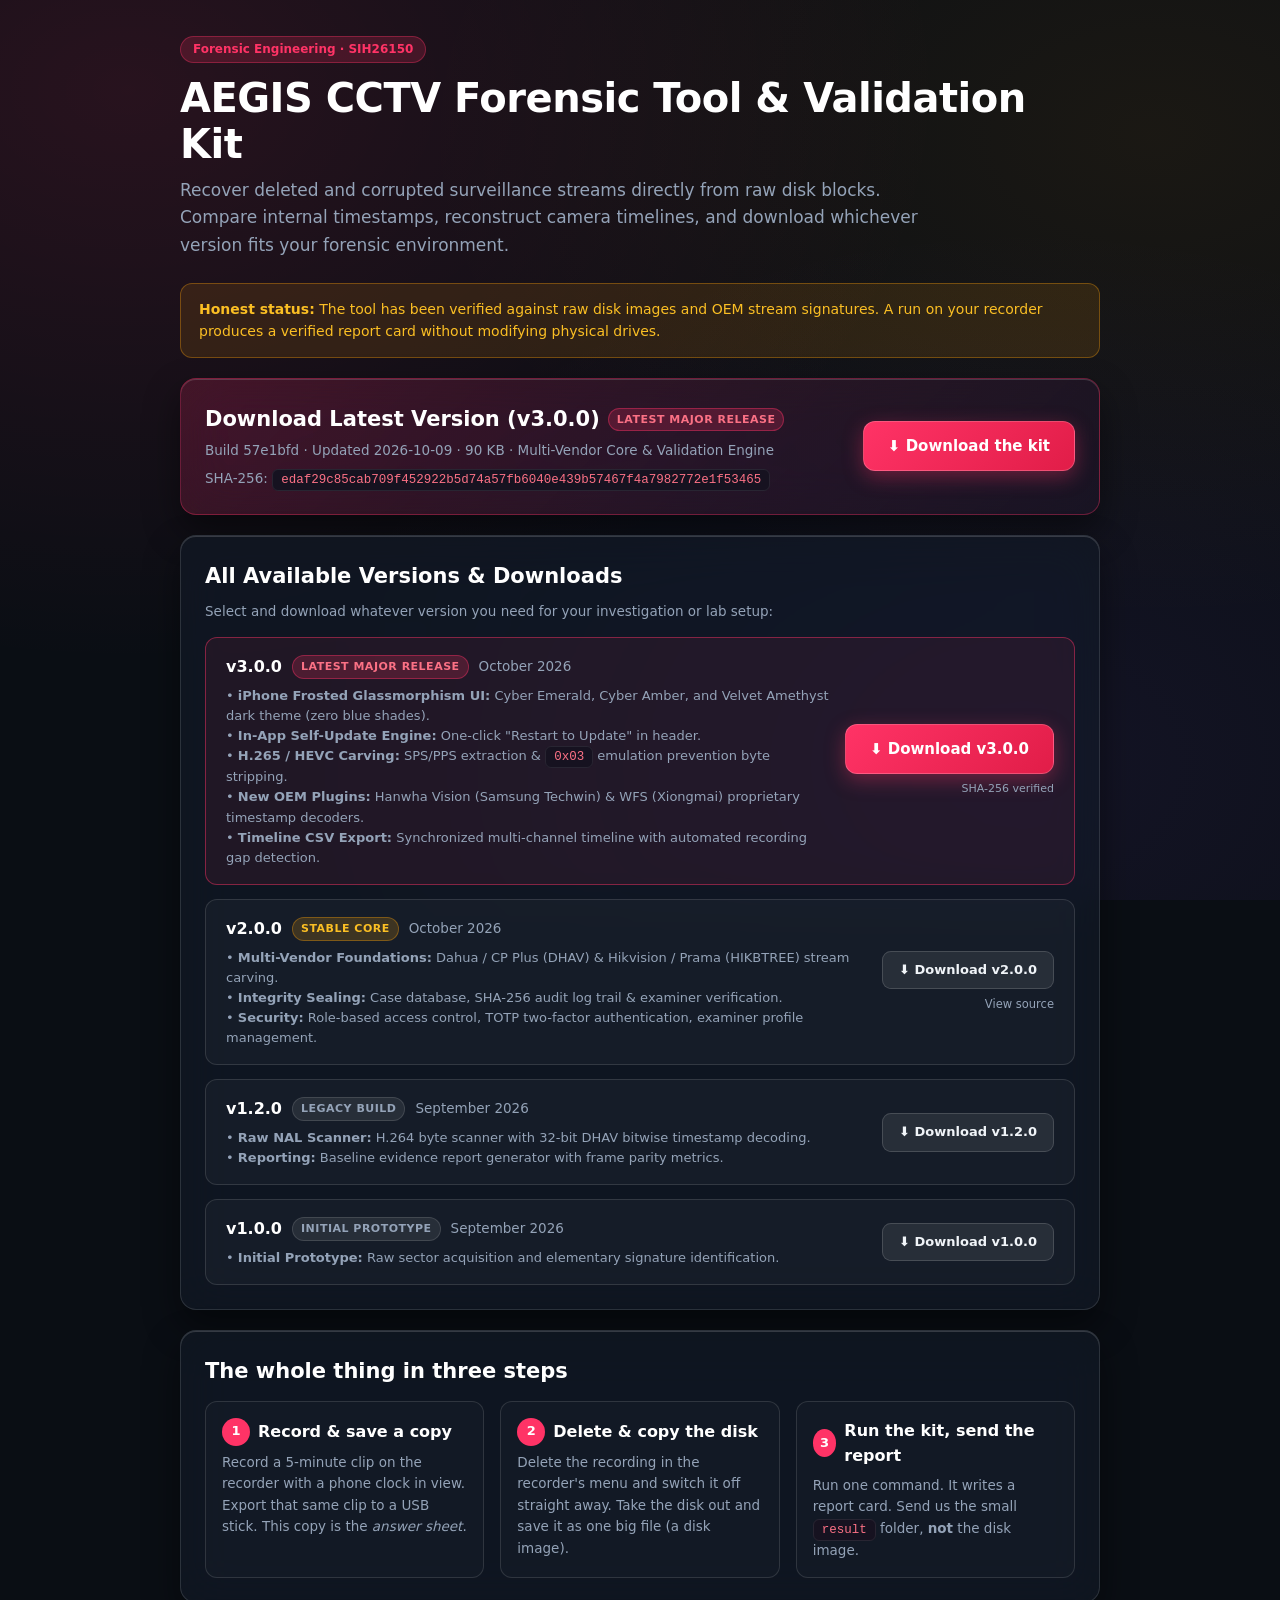
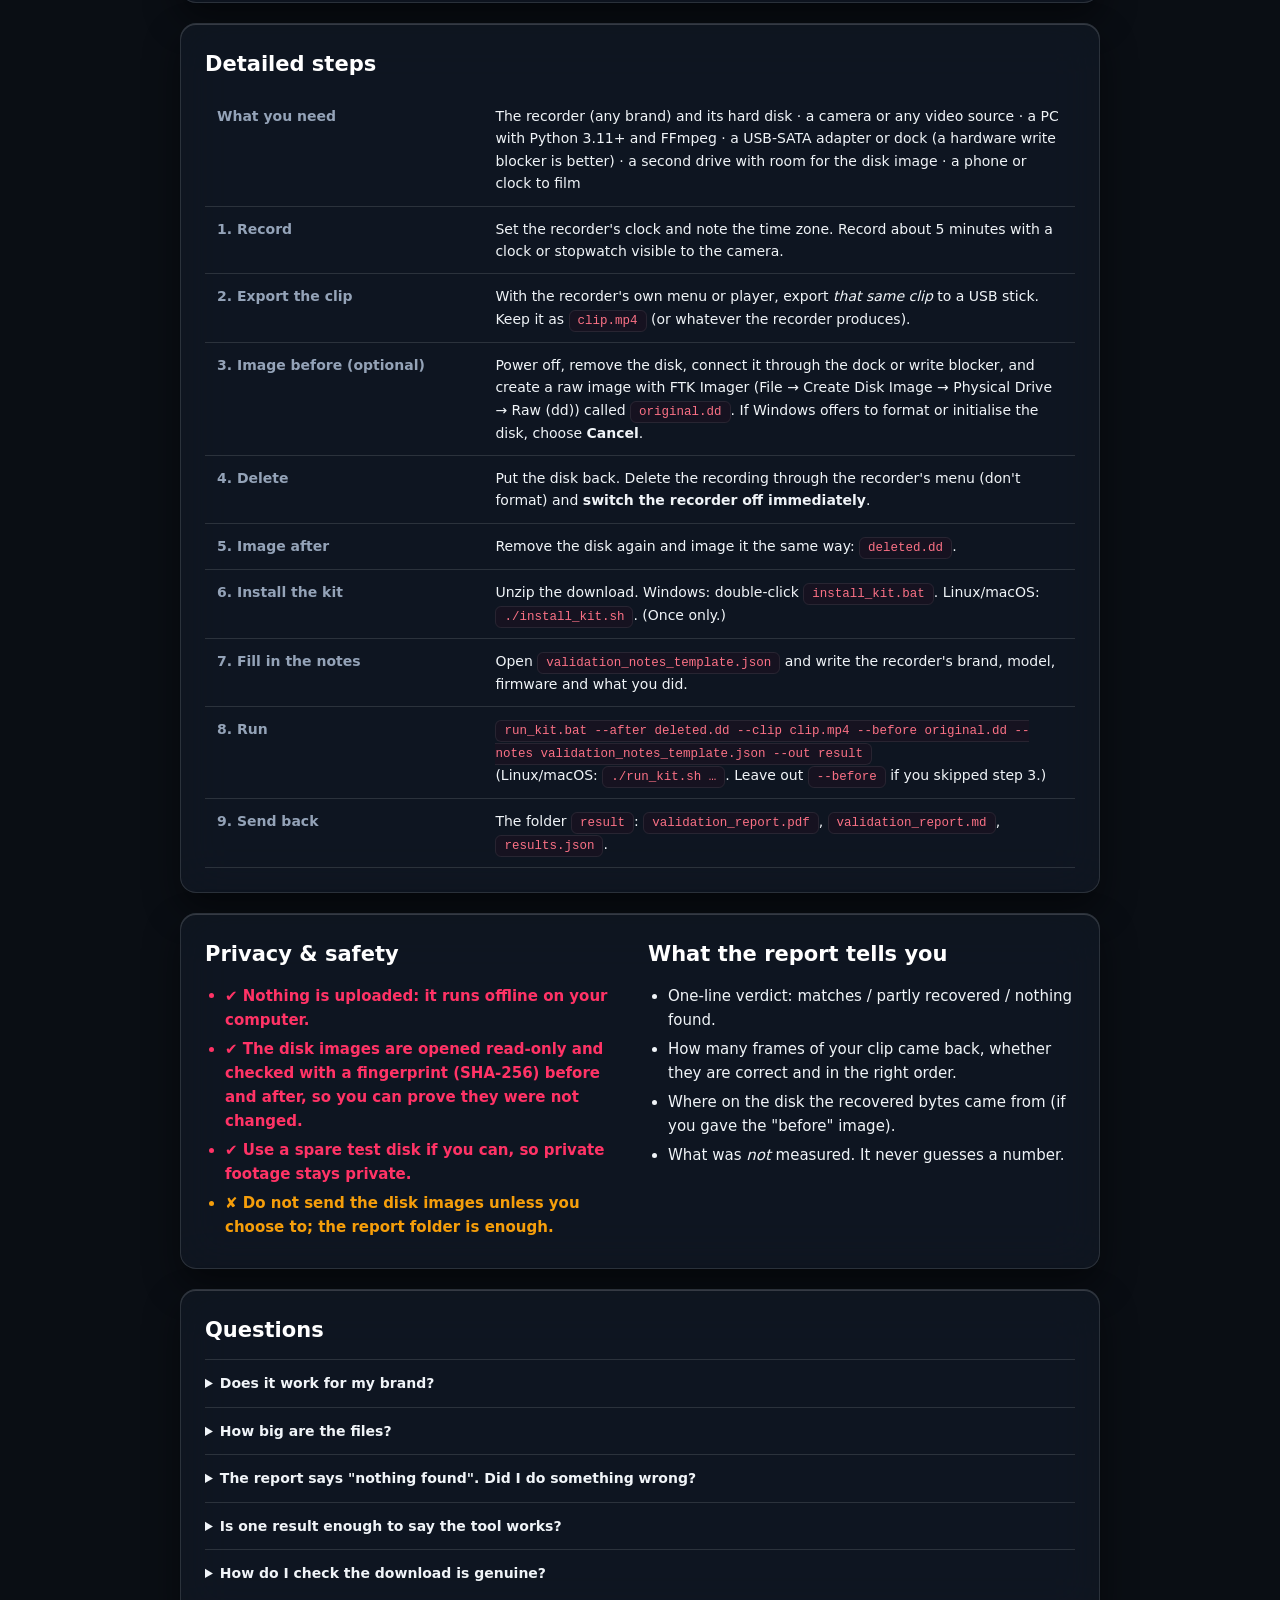
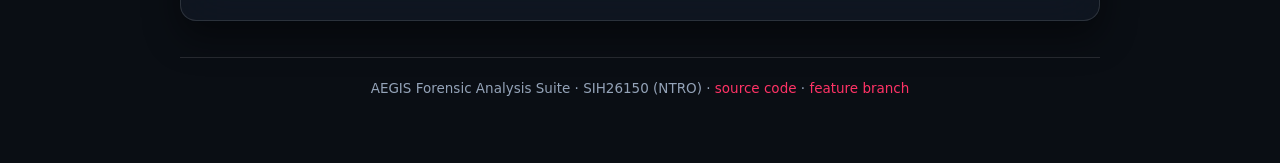
<file: docs/index.html>
<!DOCTYPE html>
<html lang="en">
<head>
<meta charset="utf-8">
<meta name="viewport" content="width=device-width, initial-scale=1">
<title>AEGIS Forensic Analysis Tool — Version Archive & Downloads</title>
<meta name="description" content="Download current and past releases of the SIH26150 CCTV DVR/NVR Forensic Tool and Validation Kit. Free, open, and offline.">
<style>
  :root {
    --bg:#0a0e14; --card:rgba(18, 25, 36, 0.72); --ink:#f0f4f8; --muted:#94a3b8; --line:rgba(255, 255, 255, 0.12);
    --brand:#ff3366; --brand-hover:#fb7185; --brand-ink:#ffffff; --accent-gold:#f59e0b; --accent-violet:#8b5cf6;
    --ok:#ff3366; --warn:#f59e0b; --warnbg:rgba(245, 158, 11, 0.12); --code:#161220;
  }
  * { box-sizing:border-box; }
  body {
    margin:0; background:var(--bg);
    background-image:
      radial-gradient(at 10% 10%, rgba(255, 51, 102, 0.12) 0px, transparent 50%),
      radial-gradient(at 90% 15%, rgba(245, 158, 11, 0.07) 0px, transparent 45%),
      radial-gradient(at 80% 85%, rgba(139, 92, 246, 0.08) 0px, transparent 50%);
    background-attachment: fixed;
    color:var(--ink); font:15px/1.6 system-ui,-apple-system,"Segoe UI",Roboto,Arial,sans-serif;
  }
  .wrap { max-width:960px; margin:0 auto; padding:36px 20px 72px; }
  header { margin-bottom:24px; }
  header .badge { display:inline-flex; align-items:center; gap:6px; font-size:12px; font-weight:700; color:var(--brand); background:rgba(255, 51, 102, 0.18); border:1px solid rgba(255, 51, 102, 0.35); border-radius:999px; padding:3px 12px; margin-bottom:12px; }
  header h1 { font-size:clamp(28px,5vw,40px); line-height:1.15; margin:0 0 10px; color:#ffffff; font-weight:800; letter-spacing:-0.5px; }
  header p { color:var(--muted); font-size:17px; margin:0; max-width:740px; line-height:1.6; }
  .card {
    background:var(--card);
    backdrop-filter:blur(24px) saturate(190%);
    -webkit-backdrop-filter:blur(24px) saturate(190%);
    border:1px solid var(--line); border-radius:16px; padding:24px; margin-top:20px;
    box-shadow:0 16px 36px rgba(0,0,0,0.45), inset 0 1px 0 rgba(255,255,255,0.16);
  }
  .dl-hero {
    display:flex; flex-wrap:wrap; gap:20px; align-items:center; justify-content:space-between;
    background:linear-gradient(135deg, rgba(255, 51, 102, 0.18) 0%, rgba(26, 20, 36, 0.8) 100%);
    border-color:rgba(255, 51, 102, 0.35);
  }
  .btn {
    display:inline-flex; align-items:center; gap:8px; background:linear-gradient(135deg, var(--brand) 0%, #e11d48 100%);
    color:var(--brand-ink); font-weight:700; text-decoration:none; padding:12px 24px; border-radius:12px; font-size:15px;
    border:1px solid rgba(255, 255, 255, 0.2); box-shadow:0 6px 20px rgba(255, 51, 102, 0.35); transition:all 0.18s;
  }
  .btn:hover { background:linear-gradient(135deg, var(--brand-hover) 0%, var(--brand) 100%); transform:translateY(-1px); box-shadow:0 9px 26px rgba(255, 51, 102, 0.45); }
  .btn-secondary {
    background:rgba(255, 255, 255, 0.08); color:#f0f4f8; border:1px solid rgba(255, 255, 255, 0.15); box-shadow:none; padding:8px 16px; font-size:13px; border-radius:9px;
  }
  .btn-secondary:hover { background:rgba(255, 255, 255, 0.16); color:#ffffff; transform:none; }
  .meta { color:var(--muted); font-size:13.5px; }
  code, .hash { font-family:ui-monospace,Consolas,monospace; font-size:12.5px; background:var(--code); color:#fb7185; padding:3px 8px; border-radius:6px; border:1px solid rgba(255, 255, 255, 0.08); overflow-wrap:anywhere; }
  h2 { font-size:21px; margin:0 0 12px; color:#ffffff; font-weight:700; }
  .steps { display:grid; grid-template-columns:repeat(auto-fit,minmax(240px,1fr)); gap:16px; margin-top:6px; }
  .step { border:1px solid var(--line); border-radius:12px; padding:16px; background:rgba(255, 255, 255, 0.02); }
  .step b { display:inline-flex; width:28px; height:28px; border-radius:50%; background:var(--brand); color:#ffffff; align-items:center; justify-content:center; margin-right:8px; font-size:13px; }
  .step h3 { margin:0 0 6px; font-size:16px; display:flex; align-items:center; color:#ffffff; }
  .step p { margin:0; color:var(--muted); font-size:13.5px; }
  table { border-collapse:collapse; width:100%; font-size:14px; }
  th, td { text-align:left; padding:11px 12px; border-bottom:1px solid var(--line); vertical-align:top; }
  th { width:32%; color:var(--muted); font-weight:600; }
  .notice { background:var(--warnbg); border:1px solid rgba(245, 158, 11, 0.35); border-radius:12px; padding:14px 18px; margin-top:20px; color:#fbbf24; font-size:14px; }
  .two { display:grid; grid-template-columns:repeat(auto-fit,minmax(260px,1fr)); gap:16px; }
  .yes { color:var(--ok); font-weight:600; } .no { color:var(--warn); font-weight:600; }
  ul { margin:6px 0 0 20px; padding:0; } li { margin:5px 0; }
  details { border-top:1px solid var(--line); padding:12px 0; color:var(--muted); font-size:14px; } summary { cursor:pointer; font-weight:600; color:var(--ink); }
  footer { margin-top:36px; color:var(--muted); font-size:13.5px; text-align:center; border-top:1px solid var(--line); padding-top:20px; }
  a { color:var(--brand); text-decoration:none; } a:hover { text-decoration:underline; }

  /* Version Archive Cards */
  .version-grid { display:flex; flex-direction:column; gap:14px; margin-top:14px; }
  .version-card {
    display:grid; grid-template-columns:1fr auto; gap:16px; align-items:center;
    background:rgba(255, 255, 255, 0.03); border:1px solid var(--line); border-radius:12px; padding:16px 20px;
    transition:border-color 0.18s, background 0.18s;
  }
  .version-card:hover { border-color:rgba(255, 51, 102, 0.4); background:rgba(255, 255, 255, 0.05); }
  .version-card.latest { border-color:rgba(255, 51, 102, 0.45); background:rgba(255, 51, 102, 0.08); }
  .version-title { font-size:16px; font-weight:700; color:#ffffff; display:flex; align-items:center; gap:10px; flex-wrap:wrap; }
  .tag { display:inline-block; font-size:11px; font-weight:700; text-transform:uppercase; letter-spacing:0.5px; padding:2px 8px; border-radius:999px; }
  .tag-latest { background:rgba(255, 51, 102, 0.2); color:#fb7185; border:1px solid rgba(255, 51, 102, 0.4); }
  .tag-stable { background:rgba(245, 158, 11, 0.18); color:#fbbf24; border:1px solid rgba(245, 158, 11, 0.35); }
  .tag-legacy { background:rgba(255, 255, 255, 0.08); color:var(--muted); border:1px solid var(--line); }
  .version-features { font-size:13px; color:var(--muted); margin-top:6px; line-height:1.55; }
  .version-actions { display:flex; flex-direction:column; align-items:flex-end; gap:6px; flex-shrink:0; }
  @media (max-width:640px) {
    .version-card { grid-template-columns:1fr; }
    .version-actions { align-items:flex-start; margin-top:6px; }
  }
</style>
</head>
<body>
<div class="wrap">

<header>
  <div class="badge">Forensic Engineering · SIH26150</div>
  <h1>AEGIS CCTV Forensic Tool &amp; Validation Kit</h1>
  <p>Recover deleted and corrupted surveillance streams directly from raw disk blocks. Compare internal timestamps, reconstruct camera timelines, and download whichever version fits your forensic environment.</p>
</header>

<div class="notice">
  <strong>Honest status:</strong> The tool has been verified against raw disk images and OEM stream signatures. A run on your recorder produces a verified report card without modifying physical drives.
</div>

<!-- Primary Latest Download Card -->
<div class="card dl-hero">
  <div>
    <div style="display:flex; align-items:center; gap:8px; margin-bottom:4px">
      <h2 style="margin:0">Download Latest Version (v3.0.0)</h2>
      <span class="tag tag-latest">Latest Major Release</span>
    </div>
    <div class="meta">Build 57e1bfd · Updated 2026-10-09 · 90 KB · Multi-Vendor Core &amp; Validation Engine</div>
    <div class="meta" style="margin-top:6px">SHA-256: <span class="hash">edaf29c85cab709f452922b5d74a57fb6040e439b57467f4a7982772e1f53465</span></div>
  </div>
  <a class="btn" href="download/sih-validation-kit.zip" download>⬇ Download the kit</a>
</div>

<!-- Version Archive & Selector -->
<div class="card">
  <h2>All Available Versions &amp; Downloads</h2>
  <p class="meta" style="margin-top:-4px; margin-bottom:14px">Select and download whatever version you need for your investigation or lab setup:</p>
  
  <div class="version-grid">
    <!-- Version 3.0.0 -->
    <div class="version-card latest">
      <div>
        <div class="version-title">
          <span>v3.0.0</span>
          <span class="tag tag-latest">Latest Major Release</span>
          <span class="meta" style="font-weight:normal">October 2026</span>
        </div>
        <div class="version-features">
          • <strong>iPhone Frosted Glassmorphism UI:</strong> Cyber Emerald, Cyber Amber, and Velvet Amethyst dark theme (zero blue shades).<br>
          • <strong>In-App Self-Update Engine:</strong> One-click "Restart to Update" in header.<br>
          • <strong>H.265 / HEVC Carving:</strong> SPS/PPS extraction &amp; <code>0x03</code> emulation prevention byte stripping.<br>
          • <strong>New OEM Plugins:</strong> Hanwha Vision (Samsung Techwin) &amp; WFS (Xiongmai) proprietary timestamp decoders.<br>
          • <strong>Timeline CSV Export:</strong> Synchronized multi-channel timeline with automated recording gap detection.
        </div>
      </div>
      <div class="version-actions">
        <a class="btn" href="download/sih-validation-kit.zip" download>⬇ Download v3.0.0</a>
        <span class="meta" style="font-size:11px">SHA-256 verified</span>
      </div>
    </div>

    <!-- Version 2.0.0 -->
    <div class="version-card">
      <div>
        <div class="version-title">
          <span>v2.0.0</span>
          <span class="tag tag-stable">Stable Core</span>
          <span class="meta" style="font-weight:normal">October 2026</span>
        </div>
        <div class="version-features">
          • <strong>Multi-Vendor Foundations:</strong> Dahua / CP Plus (DHAV) &amp; Hikvision / Prama (HIKBTREE) stream carving.<br>
          • <strong>Integrity Sealing:</strong> Case database, SHA-256 audit log trail &amp; examiner verification.<br>
          • <strong>Security:</strong> Role-based access control, TOTP two-factor authentication, examiner profile management.
        </div>
      </div>
      <div class="version-actions">
        <a class="btn btn-secondary" href="https://github.com/BhanuPrasad-2006/sih-26150/archive/refs/tags/v2.0.0.zip">⬇ Download v2.0.0</a>
        <a class="meta" style="font-size:11.5px" href="https://github.com/BhanuPrasad-2006/sih-26150/tree/main">View source</a>
      </div>
    </div>

    <!-- Version 1.2.0 -->
    <div class="version-card">
      <div>
        <div class="version-title">
          <span>v1.2.0</span>
          <span class="tag tag-legacy">Legacy Build</span>
          <span class="meta" style="font-weight:normal">September 2026</span>
        </div>
        <div class="version-features">
          • <strong>Raw NAL Scanner:</strong> H.264 byte scanner with 32-bit DHAV bitwise timestamp decoding.<br>
          • <strong>Reporting:</strong> Baseline evidence report generator with frame parity metrics.
        </div>
      </div>
      <div class="version-actions">
        <a class="btn btn-secondary" href="https://github.com/BhanuPrasad-2006/sih-26150/archive/refs/tags/v1.2.0.zip">⬇ Download v1.2.0</a>
      </div>
    </div>

    <!-- Version 1.0.0 -->
    <div class="version-card">
      <div>
        <div class="version-title">
          <span>v1.0.0</span>
          <span class="tag tag-legacy">Initial Prototype</span>
          <span class="meta" style="font-weight:normal">September 2026</span>
        </div>
        <div class="version-features">
          • <strong>Initial Prototype:</strong> Raw sector acquisition and elementary signature identification.
        </div>
      </div>
      <div class="version-actions">
        <a class="btn btn-secondary" href="https://github.com/BhanuPrasad-2006/sih-26150/archive/refs/tags/v1.0.0.zip">⬇ Download v1.0.0</a>
      </div>
    </div>
  </div>
</div>

<div class="card">
  <h2>The whole thing in three steps</h2>
  <div class="steps">
    <div class="step"><h3><b>1</b> Record &amp; save a copy</h3>
      <p>Record a 5-minute clip on the recorder with a phone clock in view. Export that same clip to a USB stick. This copy is the <em>answer sheet</em>.</p></div>
    <div class="step"><h3><b>2</b> Delete &amp; copy the disk</h3>
      <p>Delete the recording in the recorder's menu and switch it off straight away. Take the disk out and save it as one big file (a disk image).</p></div>
    <div class="step"><h3><b>3</b> Run the kit, send the report</h3>
      <p>Run one command. It writes a report card. Send us the small <code>result</code> folder, <strong>not</strong> the disk image.</p></div>
  </div>
</div>

<div class="card">
  <h2>Detailed steps</h2>
  <table>
    <tr><th>What you need</th><td>The recorder (any brand) and its hard disk · a camera or any video source · a PC with Python 3.11+ and FFmpeg · a USB-SATA adapter or dock (a hardware write blocker is better) · a second drive with room for the disk image · a phone or clock to film</td></tr>
    <tr><th>1. Record</th><td>Set the recorder's clock and note the time zone. Record about 5 minutes with a clock or stopwatch visible to the camera.</td></tr>
    <tr><th>2. Export the clip</th><td>With the recorder's own menu or player, export <em>that same clip</em> to a USB stick. Keep it as <code>clip.mp4</code> (or whatever the recorder produces).</td></tr>
    <tr><th>3. Image before (optional)</th><td>Power off, remove the disk, connect it through the dock or write blocker, and create a raw image with FTK Imager (File → Create Disk Image → Physical Drive → Raw (dd)) called <code>original.dd</code>. If Windows offers to format or initialise the disk, choose <strong>Cancel</strong>.</td></tr>
    <tr><th>4. Delete</th><td>Put the disk back. Delete the recording through the recorder's menu (don't format) and <strong>switch the recorder off immediately</strong>.</td></tr>
    <tr><th>5. Image after</th><td>Remove the disk again and image it the same way: <code>deleted.dd</code>.</td></tr>
    <tr><th>6. Install the kit</th><td>Unzip the download. Windows: double-click <code>install_kit.bat</code>. Linux/macOS: <code>./install_kit.sh</code>. (Once only.)</td></tr>
    <tr><th>7. Fill in the notes</th><td>Open <code>validation_notes_template.json</code> and write the recorder's brand, model, firmware and what you did.</td></tr>
    <tr><th>8. Run</th><td><code>run_kit.bat --after deleted.dd --clip clip.mp4 --before original.dd --notes validation_notes_template.json --out result</code><br>(Linux/macOS: <code>./run_kit.sh …</code>. Leave out <code>--before</code> if you skipped step 3.)</td></tr>
    <tr><th>9. Send back</th><td>The folder <code>result</code>: <code>validation_report.pdf</code>, <code>validation_report.md</code>, <code>results.json</code>.</td></tr>
  </table>
</div>

<div class="card two">
  <div>
    <h2>Privacy &amp; safety</h2>
    <ul>
      <li class="yes">✔ Nothing is uploaded: it runs offline on your computer.</li>
      <li class="yes">✔ The disk images are opened read-only and checked with a fingerprint (SHA-256) before and after, so you can prove they were not changed.</li>
      <li class="yes">✔ Use a spare test disk if you can, so private footage stays private.</li>
      <li class="no">✘ Do not send the disk images unless you choose to; the report folder is enough.</li>
    </ul>
  </div>
  <div>
    <h2>What the report tells you</h2>
    <ul>
      <li>One-line verdict: matches / partly recovered / nothing found.</li>
      <li>How many frames of your clip came back, whether they are correct and in the right order.</li>
      <li>Where on the disk the recovered bytes came from (if you gave the "before" image).</li>
      <li>What was <em>not</em> measured. It never guesses a number.</li>
    </ul>
  </div>
</div>

<div class="card">
  <h2>Questions</h2>
  <details><summary>Does it work for my brand?</summary><p>Dahua, CP Plus, Hikvision, Prama, Hanwha Vision (Samsung), and WFS (Xiongmai) have dedicated storage and timestamp decoders. For any other brand the kit tries a generic H.264/H.265 byte carver.</p></details>
  <details><summary>How big are the files?</summary><p>A disk image is as large as the disk (a 500 GB disk gives a 500 GB file), so a small or fresh disk is easiest. The kit itself is under 1 MB and the report folder is small.</p></details>
  <details><summary>The report says "nothing found". Did I do something wrong?</summary><p>Not necessarily: that is a real finding. Either the footage was zeroed out or our tool does not yet understand that specific recorder firmware. Send the report anyway.</p></details>
  <details><summary>Is one result enough to say the tool works?</summary><p>No. One run measures one recorder in one situation. It is empirical evidence, not a general recovery rate.</p></details>
  <details><summary>How do I check the download is genuine?</summary><p>Compare the SHA-256 above with the file's hash (Windows: <code>certutil -hashfile sih-validation-kit.zip SHA256</code>). The source code is public.</p></details>
</div>

<footer>
  AEGIS Forensic Analysis Suite · SIH26150 (NTRO) ·
  <a href="https://github.com/BhanuPrasad-2006/sih-26150">source code</a> ·
  <a href="https://github.com/BhanuPrasad-2006/sih-26150/tree/feature/glassmorphism-ui">feature branch</a>
</footer>

</div>
</body>
</html>
</file>
<file: css/styles.css>
/* SIH26150 — MULTI-VENDOR DVR/NVR FORENSIC ANALYSIS PLATFORM */
:root {
  --bg-darkest: #07050a;
  --bg-primary: #0c0912;
  --bg-surface: #140f1e;
  --bg-card: rgba(26, 20, 36, 0.72);
  --bg-card-hover: rgba(36, 26, 50, 0.88);
  --bg-glass: rgba(22, 17, 32, 0.68);
  --border-subtle: rgba(255, 255, 255, 0.12);
  --border-active: rgba(255, 51, 102, 0.35);
  --border-glow: rgba(255, 51, 102, 0.55);
  --cyan-primary: #ff3366;
  --cyan-secondary: #e11d48;
  --cyan-glow: rgba(255, 51, 102, 0.35);
  --cyan-dim: rgba(255, 51, 102, 0.12);
  --blue-accent: #f59e0b;
  --blue-deep: #d97706;
  --green-forensic: #ff3366;
  --green-glow: rgba(255, 51, 102, 0.35);
  --green-dim: rgba(255, 51, 102, 0.12);
  --amber-warn: #f59e0b;
  --amber-glow: rgba(245, 158, 11, 0.25);
  --red-alert: #ef4444;
  --text-main: #f1f5f9;
  --text-muted: #94a3b8;
  --text-dim: #64748b;
  --text-bright: #ffffff;
  --font-main: 'Inter', -apple-system, BlinkMacSystemFont, 'Segoe UI', Roboto, sans-serif;
  --font-mono: 'JetBrains Mono', 'SF Mono', Consolas, monospace;
  --font-display: 'Space Grotesk', 'Outfit', sans-serif;
  --max-w: 1280px;
  --radius-sm: 6px;
  --radius-md: 10px;
  --radius-lg: 16px;
  --radius-full: 9999px;
  --transition-fast: 0.18s ease;
  --transition-med: 0.28s cubic-bezier(0.16, 1, 0.3, 1);
}
*, *::before, *::after { box-sizing: border-box; margin: 0; padding: 0; }
html { scroll-behavior: smooth; font-size: 16px; background-color: var(--bg-darkest); }
body {
  font-family: var(--font-main);
  background-color: var(--bg-primary);
  color: var(--text-main);
  line-height: 1.6;
  overflow-x: hidden;
  position: relative;
  -webkit-font-smoothing: antialiased;
}
body::before {
  content: '';
  position: fixed;
  top: 0; left: 0; width: 100vw; height: 100vh;
  background-image: linear-gradient(to right, rgba(255, 255, 255, 0.02) 1px, transparent 1px),
                    linear-gradient(to bottom, rgba(255, 255, 255, 0.02) 1px, transparent 1px);
  background-size: 44px 44px;
  pointer-events: none;
  z-index: 0;
}
.ambient-glow-1 {
  position: fixed; top: -160px; left: 50%; transform: translateX(-50%);
  width: 900px; height: 480px;
  background: radial-gradient(ellipse, rgba(255, 51, 102, 0.18) 0%, rgba(245, 158, 11, 0.04) 50%, transparent 70%);
  pointer-events: none; z-index: 0;
}
.ambient-glow-2 {
  position: fixed; bottom: 0; right: -150px;
  width: 700px; height: 500px;
  background: radial-gradient(circle, rgba(139, 92, 246, 0.08) 0%, transparent 65%);
  pointer-events: none; z-index: 0;
}
.container {
  width: 100%; max-width: var(--max-w);
  margin-left: auto; margin-right: auto;
  padding-left: 24px; padding-right: 24px;
  position: relative; z-index: 1;
}
h1, h2, h3, h4, h5 {
  font-family: var(--font-display);
  font-weight: 700; line-height: 1.2;
  letter-spacing: -0.02em; color: var(--text-bright);
}
.mono { font-family: var(--font-mono); }
.section-tag {
  display: inline-flex; align-items: center; gap: 8px;
  font-family: var(--font-mono); font-size: 0.78rem;
  letter-spacing: 0.12em; text-transform: uppercase;
  color: var(--cyan-primary); background: var(--cyan-dim);
  border: 1px solid var(--border-subtle); padding: 5px 14px;
  border-radius: var(--radius-full); margin-bottom: 16px;
}
.section-tag::before {
  content: ''; display: inline-block; width: 6px; height: 6px;
  background: var(--cyan-primary); border-radius: 50%;
  box-shadow: 0 0 8px var(--cyan-primary);
}
.section-tag.green { color: var(--green-forensic); background: var(--green-dim); border-color: rgba(255, 51, 102, 0.25); }
.section-tag.green::before { background: var(--green-forensic); box-shadow: 0 0 8px var(--green-forensic); }
.section-title {
  font-size: 2.5rem; margin-bottom: 16px;
  background: linear-gradient(135deg, #ffffff 40%, #94a3b8 100%);
  -webkit-background-clip: text; -webkit-text-fill-color: transparent;
}
.section-subtitle {
  font-size: 1.1rem; color: var(--text-muted);
  max-width: 720px; line-height: 1.7; margin-bottom: 48px;
}

/* Top Notice Bar */
.top-notice-bar {
  background: linear-gradient(90deg, #09131d 0%, #0d1e2e 50%, #09131d 100%);
  border-bottom: 1px solid var(--border-subtle);
  font-family: var(--font-mono); font-size: 0.78rem;
  padding: 8px 16px; text-align: center; color: var(--text-muted);
  position: relative; z-index: 100;
}
.pulse-dot {
  display: inline-block; width: 8px; height: 8px; border-radius: 50%;
  background: var(--green-forensic); box-shadow: 0 0 10px var(--green-forensic);
  margin-right: 8px; animation: pulseGreen 2s infinite ease-in-out;
}
.site-header {
  position: sticky; top: 0; width: 100%;
  background: rgba(7, 11, 18, 0.88); backdrop-filter: blur(14px);
  -webkit-backdrop-filter: blur(14px);
  border-bottom: 1px solid var(--border-subtle); z-index: 99;
}
.nav-wrap { display: flex; align-items: center; justify-content: space-between; height: 74px; }
.brand-link { display: flex; align-items: center; gap: 12px; text-decoration: none; }
.brand-shield {
  width: 38px; height: 38px;
  background: linear-gradient(135deg, rgba(139, 92, 246, 0.2), rgba(255, 51, 102, 0.2));
  border: 1px solid var(--border-active); border-radius: var(--radius-sm);
  display: flex; align-items: center; justify-content: center;
  color: var(--cyan-primary); box-shadow: 0 0 14px var(--cyan-glow);
}
.brand-shield svg { width: 22px; height: 22px; }
.brand-title { font-family: var(--font-display); font-size: 1.15rem; font-weight: 800; color: #fff; }
.brand-title span { color: var(--cyan-primary); }
.brand-subtitle { font-family: var(--font-mono); font-size: 0.68rem; letter-spacing: 0.08em; color: var(--text-muted); }
.nav-menu { display: flex; align-items: center; gap: 26px; list-style: none; }
.nav-link {
  color: var(--text-muted); text-decoration: none; font-size: 0.92rem;
  font-weight: 500; transition: var(--transition-fast); position: relative; padding: 6px 0;
}
.nav-link:hover, .nav-link.active { color: var(--cyan-primary); }
.nav-link::after {
  content: ''; position: absolute; bottom: 0; left: 0; width: 0; height: 2px;
  background: var(--cyan-primary); transition: width var(--transition-fast);
  box-shadow: 0 0 6px var(--cyan-primary);
}
.nav-link:hover::after, .nav-link.active::after { width: 100%; }
.nav-actions { display: flex; align-items: center; gap: 14px; }
.btn {
  display: inline-flex; align-items: center; justify-content: center; gap: 10px;
  padding: 12px 24px; font-size: 0.92rem; font-weight: 600;
  border-radius: var(--radius-sm); text-decoration: none; cursor: pointer;
  transition: var(--transition-med); border: 1px solid transparent; white-space: nowrap;
}
.btn-primary {
  background: linear-gradient(135deg, #ff3366 0%, #e11d48 100%);
  color: #ffffff;
  border: 1px solid rgba(255, 255, 255, 0.22);
  box-shadow: 0 4px 20px rgba(255, 51, 102, 0.4), inset 0 1px 0 rgba(255, 255, 255, 0.25);
  font-weight: 700;
}
.btn-primary:hover {
  transform: translateY(-2px);
  box-shadow: 0 8px 30px rgba(255, 51, 102, 0.55), inset 0 1px 0 rgba(255, 255, 255, 0.35);
  background: linear-gradient(135deg, #fb7185 0%, #ff3366 100%);
}
.btn-secondary {
  background: rgba(18, 25, 36, 0.85); border-color: var(--border-active);
  color: var(--text-main); backdrop-filter: blur(8px);
}
.btn-secondary:hover {
  border-color: var(--cyan-primary); color: #ffffff;
  background: rgba(24, 34, 48, 0.95); transform: translateY(-2px);
  box-shadow: 0 0 16px var(--cyan-dim);
}
.btn-sm { padding: 8px 16px; font-size: 0.82rem; }
.btn-icon svg { width: 18px; height: 18px; }
.mobile-nav-toggle {
  display: none; background: none; border: 1px solid var(--border-subtle);
  color: var(--text-main); padding: 8px; border-radius: var(--radius-sm); cursor: pointer;
}
.hero-section { padding: 68px 0 80px 0; position: relative; }
.hero-grid { display: grid; grid-template-columns: 1.15fr 0.95fr; gap: 48px; align-items: center; }
.hero-badge-row { display: flex; align-items: center; gap: 12px; flex-wrap: wrap; margin-bottom: 22px; }
.hero-status-pill {
  display: inline-flex; align-items: center; gap: 8px;
  background: rgba(255, 51, 102, 0.15); border: 1px solid rgba(255, 51, 102, 0.25);
  color: #fb7185; font-family: var(--font-mono); font-size: 0.78rem;
  padding: 5px 12px; border-radius: var(--radius-full);
}
.hero-status-pill .indicator-dot {
  width: 8px; height: 8px; background: #ff3366; border-radius: 50%; box-shadow: 0 0 8px #ff3366;
}
.hero-version-pill {
  display: inline-flex; align-items: center; gap: 6px;
  background: rgba(255, 51, 102, 0.15); border: 1px solid rgba(255, 51, 102, 0.3);
  color: #fb7185; font-family: var(--font-mono); font-size: 0.78rem;
  padding: 5px 12px; border-radius: var(--radius-full);
}
.hero-h1 {
  font-size: 3.5rem; font-weight: 800; line-height: 1.1; margin-bottom: 12px;
  letter-spacing: -0.03em; color: #ffffff;
}
.hero-h1 .gradient-text {
  background: linear-gradient(135deg, #ff3366 0%, #fb7185 45%, #f59e0b 100%);
  -webkit-background-clip: text; -webkit-text-fill-color: transparent;
}
.hero-subheadline {
  font-family: var(--font-mono); font-size: 1.35rem; font-weight: 600;
  letter-spacing: 0.08em; color: var(--cyan-primary); margin-bottom: 18px;
  text-transform: uppercase;
}
.hero-desc {
  font-size: 1.12rem; color: var(--text-muted); line-height: 1.7;
  margin-bottom: 34px; max-width: 580px;
}
.hero-cta-group { display: flex; align-items: center; gap: 16px; flex-wrap: wrap; margin-bottom: 22px; }
.hero-file-specs {
  display: flex; align-items: center; gap: 18px; font-family: var(--font-mono);
  font-size: 0.78rem; color: var(--text-dim); flex-wrap: wrap;
}
.hero-file-specs span { display: inline-flex; align-items: center; gap: 6px; }
.hero-file-specs .val { color: var(--text-muted); }

.hero-visual-card {
  background: var(--bg-card); border: 1px solid var(--border-active);
  border-radius: var(--radius-lg); padding: 22px; position: relative;
  box-shadow: 0 20px 50px rgba(0, 0, 0, 0.6), 0 0 30px rgba(0, 229, 255, 0.08);
}
.visual-top-bar {
  display: flex; align-items: center; justify-content: space-between;
  margin-bottom: 14px; padding-bottom: 10px; border-bottom: 1px solid var(--border-subtle);
  font-family: var(--font-mono); font-size: 0.75rem; color: var(--text-muted);
}
.visual-title { display: flex; align-items: center; gap: 8px; color: var(--cyan-primary); font-weight: 600; }
.canvas-container {
  width: 100%; height: 380px; position: relative;
  background: radial-gradient(circle at center, #0c1728 0%, #05090f 100%);
  border-radius: var(--radius-md); border: 1px solid rgba(56, 189, 248, 0.12);
  overflow: hidden;
}
#forensicCanvas { width: 100%; height: 100%; display: block; }
.canvas-hud-overlay {
  position: absolute; bottom: 12px; left: 12px; right: 12px;
  display: flex; justify-content: space-between; align-items: center;
  background: rgba(6, 11, 18, 0.88); border: 1px solid var(--border-subtle);
  padding: 8px 14px; border-radius: var(--radius-sm);
  font-family: var(--font-mono); font-size: 0.75rem; backdrop-filter: blur(8px);
}
.hud-stat { display: flex; flex-direction: column; }
.hud-label { color: var(--text-dim); font-size: 0.65rem; text-transform: uppercase; }
.hud-value { color: var(--cyan-primary); font-weight: 600; }
.hud-value.green { color: var(--green-forensic); }
.metrics-strip { padding: 20px 0 60px 0; border-bottom: 1px solid var(--border-subtle); }
.metrics-grid { display: grid; grid-template-columns: repeat(4, 1fr); gap: 20px; }
.metric-card {
  background: var(--bg-card); border: 1px solid var(--border-subtle);
  border-radius: var(--radius-md); padding: 20px 24px;
  display: flex; align-items: center; gap: 16px; transition: var(--transition-fast);
}
.metric-card:hover { border-color: var(--border-active); transform: translateY(-2px); background: var(--bg-card-hover); }
.metric-icon {
  width: 44px; height: 44px; border-radius: var(--radius-sm);
  background: var(--cyan-dim); border: 1px solid var(--border-subtle);
  display: flex; align-items: center; justify-content: center;
  color: var(--cyan-primary); flex-shrink: 0;
}
.metric-icon.green { background: var(--green-dim); color: var(--green-forensic); border-color: rgba(255, 51, 102, 0.25); }
.metric-info h4 { font-size: 1.3rem; font-weight: 700; color: var(--text-bright); line-height: 1.2; }
.metric-info p { font-size: 0.82rem; color: var(--text-muted); }
.why-section { padding: 100px 0; position: relative; }
.why-grid { display: grid; grid-template-columns: repeat(3, 1fr); gap: 24px; }
.why-card {
  background: var(--bg-card); border: 1px solid var(--border-subtle);
  border-radius: var(--radius-md); padding: 32px 28px;
  position: relative; transition: var(--transition-med);
  display: flex; flex-direction: column;
}
.why-card:hover {
  border-color: var(--border-active); transform: translateY(-4px);
  box-shadow: 0 16px 36px rgba(0, 0, 0, 0.4);
}
.why-card-num {
  font-family: var(--font-mono); font-size: 0.85rem; color: var(--cyan-primary);
  margin-bottom: 16px; font-weight: 700; letter-spacing: 0.05em;
}
.why-card h3 { font-size: 1.25rem; margin-bottom: 14px; color: var(--text-bright); }
.why-card p { font-size: 0.92rem; color: var(--text-muted); line-height: 1.65; }
.why-card-footer {
  margin-top: auto; padding-top: 18px; font-family: var(--font-mono);
  font-size: 0.76rem; color: var(--text-dim); border-top: 1px solid rgba(255, 255, 255, 0.05);
  display: flex; align-items: center; gap: 6px;
}
.why-card-footer span { color: var(--cyan-secondary); }

.pipeline-section {
  padding: 100px 0;
  background: linear-gradient(180deg, transparent 0%, rgba(6, 12, 22, 0.6) 50%, transparent 100%);
  position: relative;
}
.pipeline-flow { display: flex; flex-direction: column; gap: 20px; position: relative; }
.pipeline-flow::before {
  content: ''; position: absolute; top: 40px; bottom: 40px; left: 39px; width: 2px;
  background: linear-gradient(180deg, var(--cyan-primary) 0%, var(--green-forensic) 100%);
  opacity: 0.35; z-index: 0;
}
.pipeline-step { display: flex; gap: 24px; position: relative; z-index: 1; }
.pipeline-node {
  width: 80px; height: 80px; border-radius: var(--radius-md); background: var(--bg-surface);
  border: 1px solid var(--border-active); display: flex; flex-direction: column;
  align-items: center; justify-content: center; flex-shrink: 0;
  box-shadow: 0 0 16px rgba(0, 0, 0, 0.6); transition: var(--transition-med);
}
.pipeline-node .step-num { font-family: var(--font-mono); font-size: 0.72rem; color: var(--cyan-primary); font-weight: 700; }
.pipeline-node svg { width: 24px; height: 24px; color: var(--text-bright); margin-top: 4px; }
.pipeline-step:hover .pipeline-node {
  border-color: var(--cyan-primary); box-shadow: 0 0 20px var(--cyan-glow); transform: scale(1.05);
}
.pipeline-content {
  flex: 1; background: var(--bg-card); border: 1px solid var(--border-subtle);
  border-radius: var(--radius-md); padding: 24px 28px; transition: var(--transition-med);
}
.pipeline-step:hover .pipeline-content { border-color: var(--border-active); background: var(--bg-card-hover); }
.pipeline-header {
  display: flex; align-items: center; justify-content: space-between;
  margin-bottom: 8px; flex-wrap: wrap; gap: 8px;
}
.pipeline-title { font-size: 1.25rem; font-weight: 700; color: var(--text-bright); display: flex; align-items: center; gap: 12px; }
.pipeline-badge {
  font-family: var(--font-mono); font-size: 0.72rem; padding: 4px 10px;
  border-radius: var(--radius-full); background: rgba(56, 189, 248, 0.08);
  border: 1px solid var(--border-subtle); color: var(--cyan-primary);
}
.pipeline-desc { font-size: 0.94rem; color: var(--text-muted); line-height: 1.6; margin-bottom: 12px; }
.pipeline-tech-taglist { display: flex; flex-wrap: wrap; gap: 8px; }
.tech-tag {
  font-family: var(--font-mono); font-size: 0.72rem; padding: 3px 8px;
  border-radius: var(--radius-sm); background: rgba(255, 255, 255, 0.03);
  border: 1px solid rgba(255, 255, 255, 0.07); color: var(--text-dim);
}
.vendors-section { padding: 100px 0; }
.vendors-filter-bar { display: flex; gap: 10px; margin-bottom: 32px; flex-wrap: wrap; }
.filter-btn {
  background: var(--bg-card); border: 1px solid var(--border-subtle);
  color: var(--text-muted); font-family: var(--font-mono); font-size: 0.78rem;
  padding: 8px 16px; border-radius: var(--radius-full); cursor: pointer; transition: var(--transition-fast);
}
.filter-btn:hover, .filter-btn.active {
  background: var(--cyan-dim); border-color: var(--cyan-primary); color: var(--cyan-primary);
}
.vendors-grid { display: grid; grid-template-columns: repeat(4, 1fr); gap: 20px; }
.vendor-card {
  background: var(--bg-card); border: 1px solid var(--border-subtle);
  border-radius: var(--radius-md); padding: 24px; display: flex;
  flex-direction: column; transition: var(--transition-med);
}
.vendor-card:hover {
  border-color: var(--border-active); transform: translateY(-3px); box-shadow: 0 12px 28px rgba(0, 0, 0, 0.4);
}
.vendor-top { display: flex; align-items: center; justify-content: space-between; margin-bottom: 12px; }
.vendor-name { font-size: 1.15rem; font-weight: 700; color: var(--text-bright); }
.vendor-status { font-family: var(--font-mono); font-size: 0.68rem; font-weight: 700; text-transform: uppercase; padding: 3px 8px; border-radius: var(--radius-full); }
.vendor-status.verified { background: rgba(255, 51, 102, 0.2); border: 1px solid rgba(255, 51, 102, 0.35); color: var(--green-forensic); }
.vendor-status.partial { background: rgba(245, 158, 11, 0.15); border: 1px solid rgba(245, 158, 11, 0.35); color: var(--amber-warn); }
.vendor-status.fallback { background: rgba(56, 189, 248, 0.1); border: 1px solid var(--border-subtle); color: var(--cyan-secondary); }
.vendor-format { font-family: var(--font-mono); font-size: 0.78rem; color: var(--cyan-primary); margin-bottom: 10px; }
.vendor-desc { font-size: 0.85rem; color: var(--text-muted); line-height: 1.55; margin-bottom: 16px; flex: 1; }
.vendor-specs-list {
  list-style: none; font-size: 0.78rem; color: var(--text-dim);
  border-top: 1px solid rgba(255, 255, 255, 0.06); padding-top: 12px;
  display: flex; flex-direction: column; gap: 6px;
}
.vendor-specs-list li { display: flex; align-items: center; gap: 6px; }
.vendor-specs-list li svg { width: 14px; height: 14px; color: var(--green-forensic); flex-shrink: 0; }

.integrity-section {
  padding: 100px 0;
  background: linear-gradient(180deg, transparent 0%, rgba(13, 20, 32, 0.7) 50%, transparent 100%);
}
.integrity-grid { display: grid; grid-template-columns: 1fr 1fr; gap: 36px; align-items: start; }
.integrity-panel {
  background: var(--bg-card); border: 1px solid var(--border-subtle);
  border-radius: var(--radius-lg); padding: 36px;
}
.integrity-panel h3 { font-size: 1.45rem; margin-bottom: 16px; }
.integrity-panel p { color: var(--text-muted); font-size: 0.95rem; line-height: 1.7; margin-bottom: 24px; }
.confidence-box { display: flex; flex-direction: column; gap: 14px; }
.confidence-item { border-radius: var(--radius-md); padding: 16px 20px; border: 1px solid; }
.confidence-item.complete { background: rgba(255, 51, 102, 0.08); border-color: rgba(255, 51, 102, 0.25); }
.confidence-item.complete h4 { color: var(--green-forensic); }
.confidence-item.partial { background: rgba(245, 158, 11, 0.06); border-color: rgba(245, 158, 11, 0.25); }
.confidence-item.partial h4 { color: var(--amber-warn); }
.confidence-item.uncertain { background: rgba(56, 189, 248, 0.05); border-color: rgba(56, 189, 248, 0.2); }
.confidence-item.uncertain h4 { color: var(--cyan-primary); }
.confidence-item h4 {
  font-family: var(--font-mono); font-size: 0.92rem; margin-bottom: 6px;
  display: flex; align-items: center; justify-content: space-between;
}
.confidence-item p { font-size: 0.85rem; color: var(--text-muted); line-height: 1.5; }
.audit-mockup {
  background: #05080e; border: 1px solid var(--border-active);
  border-radius: var(--radius-md); padding: 20px; font-family: var(--font-mono);
  font-size: 0.78rem; color: var(--text-muted); box-shadow: 0 10px 30px rgba(0, 0, 0, 0.7);
}
.audit-header {
  display: flex; align-items: center; justify-content: space-between;
  border-bottom: 1px solid rgba(255, 255, 255, 0.08); padding-bottom: 12px; margin-bottom: 14px;
}
.audit-dot-row { display: flex; gap: 6px; }
.audit-dot { width: 10px; height: 10px; border-radius: 50%; }
.audit-dot.r { background: #ef4444; } .audit-dot.y { background: #f59e0b; } .audit-dot.g { background: #ff3366; }
.audit-chain-item {
  background: rgba(13, 20, 32, 0.6); border: 1px solid rgba(56, 189, 248, 0.12);
  border-radius: var(--radius-sm); padding: 12px 14px; margin-bottom: 10px;
}
.audit-chain-item .chain-ts { color: var(--text-dim); font-size: 0.7rem; }
.audit-chain-item .chain-action { color: var(--cyan-primary); font-weight: 600; margin: 3px 0; }
.audit-chain-item .chain-hash { color: var(--green-forensic); font-size: 0.7rem; word-break: break-all; }
.features-section { padding: 100px 0; }
.features-grid { display: grid; grid-template-columns: repeat(3, 1fr); gap: 24px; }
.feature-card {
  background: var(--bg-card); border: 1px solid var(--border-subtle);
  border-radius: var(--radius-md); padding: 32px 28px; transition: var(--transition-med);
}
.feature-card:hover { border-color: var(--border-active); transform: translateY(-3px); background: var(--bg-card-hover); }
.feature-icon-wrap {
  width: 50px; height: 50px; border-radius: var(--radius-md); background: var(--cyan-dim);
  border: 1px solid var(--border-subtle); display: flex; align-items: center;
  justify-content: center; color: var(--cyan-primary); margin-bottom: 20px;
}
.feature-card h3 { font-size: 1.22rem; margin-bottom: 12px; color: var(--text-bright); }
.feature-card p { font-size: 0.9rem; color: var(--text-muted); line-height: 1.6; }
.security-section {
  padding: 100px 0;
  background: linear-gradient(180deg, transparent 0%, rgba(6, 11, 20, 0.8) 50%, transparent 100%);
}
.security-grid { display: grid; grid-template-columns: 1fr 1fr; gap: 36px; align-items: center; }
.security-list { list-style: none; display: flex; flex-direction: column; gap: 18px; margin-top: 24px; }
.security-list-item { display: flex; gap: 16px; align-items: flex-start; }
.sec-check-icon {
  width: 28px; height: 28px; border-radius: 50%; background: var(--green-dim);
  border: 1px solid rgba(255, 51, 102, 0.3); color: var(--green-forensic);
  display: flex; align-items: center; justify-content: center; flex-shrink: 0; margin-top: 2px;
}
.sec-check-icon svg { width: 14px; height: 14px; }
.sec-item-text h4 { font-size: 1.05rem; margin-bottom: 4px; color: var(--text-bright); }
.sec-item-text p { font-size: 0.88rem; color: var(--text-muted); line-height: 1.5; }
.security-card-visual {
  background: var(--bg-card); border: 1px solid var(--border-active);
  border-radius: var(--radius-lg); padding: 32px; box-shadow: 0 16px 40px rgba(0, 0, 0, 0.6);
}
.sec-flow-box { display: flex; flex-direction: column; gap: 14px; font-family: var(--font-mono); font-size: 0.82rem; }
.sec-flow-node {
  background: var(--bg-surface); border: 1px solid var(--border-subtle);
  border-radius: var(--radius-sm); padding: 14px 18px; display: flex;
  align-items: center; justify-content: space-between;
}
.sec-flow-arrow { text-align: center; color: var(--cyan-primary); font-size: 0.9rem; }

.walkthrough-section { padding: 100px 0; }
.walkthrough-steps { display: grid; grid-template-columns: repeat(4, 1fr); gap: 20px; margin-top: 40px; }
.wt-step-card {
  background: var(--bg-card); border: 1px solid var(--border-subtle);
  border-radius: var(--radius-md); padding: 28px 24px; position: relative;
}
.wt-step-badge {
  font-family: var(--font-mono); font-size: 0.72rem; font-weight: 700;
  color: var(--cyan-primary); margin-bottom: 14px; display: block;
}
.wt-step-card h4 { font-size: 1.15rem; margin-bottom: 10px; color: var(--text-bright); }
.wt-step-card p { font-size: 0.86rem; color: var(--text-muted); line-height: 1.6; }
.password-rules-box {
  margin-top: 14px; background: rgba(0, 0, 0, 0.25);
  border: 1px solid rgba(255, 255, 255, 0.06); border-radius: var(--radius-sm);
  padding: 10px 12px; font-family: var(--font-mono); font-size: 0.72rem; color: var(--text-dim);
}
.password-rules-box ul { padding-left: 16px; margin-top: 6px; }
.password-rules-box li { margin-bottom: 4px; }
.version-section {
  padding: 100px 0; background: radial-gradient(circle at center, rgba(14, 26, 45, 0.5) 0%, transparent 70%);
}
.download-hero-box {
  background: linear-gradient(135deg, rgba(14, 24, 38, 0.9) 0%, rgba(9, 14, 24, 0.95) 100%);
  border: 1px solid var(--border-active); border-radius: var(--radius-lg); padding: 48px;
  box-shadow: 0 24px 60px rgba(0, 0, 0, 0.7), 0 0 40px rgba(0, 229, 255, 0.1);
  display: grid; grid-template-columns: 1.2fr 0.8fr; gap: 48px; align-items: center;
}
.dl-details h3 { font-size: 2.2rem; margin-bottom: 12px; }
.dl-meta-badge {
  display: inline-flex; align-items: center; gap: 8px; background: rgba(255, 51, 102, 0.2);
  border: 1px solid rgba(255, 51, 102, 0.3); color: var(--green-forensic);
  font-family: var(--font-mono); font-size: 0.8rem; padding: 4px 12px;
  border-radius: var(--radius-full); margin-bottom: 20px;
}
.dl-specs-table { width: 100%; margin: 24px 0; border-collapse: collapse; font-size: 0.88rem; }
.dl-specs-table td { padding: 8px 0; border-bottom: 1px solid rgba(255, 255, 255, 0.05); }
.dl-specs-table td.label { color: var(--text-dim); font-family: var(--font-mono); width: 38%; }
.dl-specs-table td.value { color: var(--text-bright); font-weight: 500; }
.dl-hash-box {
  background: #05070c; border: 1px solid var(--border-subtle);
  border-radius: var(--radius-sm); padding: 12px 14px; margin-top: 18px;
}
.dl-hash-title {
  font-family: var(--font-mono); font-size: 0.7rem; color: var(--text-dim);
  text-transform: uppercase; margin-bottom: 6px; display: flex; justify-content: space-between;
}
.dl-hash-val { font-family: var(--font-mono); font-size: 0.74rem; color: var(--cyan-primary); word-break: break-all; }
.copy-hash-btn {
  background: none; border: none; color: var(--cyan-secondary); cursor: pointer;
  font-family: var(--font-mono); font-size: 0.7rem; text-decoration: underline;
}
.dl-action-card {
  background: var(--bg-surface); border: 1px solid var(--border-active);
  border-radius: var(--radius-md); padding: 36px 30px; text-align: center;
  display: flex; flex-direction: column; align-items: center; gap: 18px;
}
.dl-action-card .btn-primary { width: 100%; padding: 16px 24px; font-size: 1.05rem; }
.dl-action-card .btn-secondary { width: 100%; }
.dl-notice { font-size: 0.78rem; color: var(--text-dim); line-height: 1.5; }
.docs-section { padding: 100px 0; }
.docs-grid { display: grid; grid-template-columns: repeat(3, 1fr); gap: 24px; }
.doc-card {
  background: var(--bg-card); border: 1px solid var(--border-subtle);
  border-radius: var(--radius-md); padding: 28px 24px; display: flex;
  flex-direction: column; transition: var(--transition-med);
}
.doc-card:hover { border-color: var(--border-active); transform: translateY(-3px); }
.doc-badge { font-family: var(--font-mono); font-size: 0.72rem; color: var(--cyan-primary); margin-bottom: 12px; }
.doc-card h4 { font-size: 1.2rem; margin-bottom: 10px; color: var(--text-bright); }
.doc-card p { font-size: 0.88rem; color: var(--text-muted); line-height: 1.6; margin-bottom: 20px; flex: 1; }
.doc-link {
  font-family: var(--font-mono); font-size: 0.8rem; color: var(--cyan-primary);
  text-decoration: none; display: inline-flex; align-items: center; gap: 6px; transition: var(--transition-fast);
}
.doc-link:hover { color: #ffffff; transform: translateX(4px); }
.about-section { padding: 100px 0; border-top: 1px solid var(--border-subtle); }
.about-card {
  background: var(--bg-card); border: 1px solid var(--border-subtle);
  border-radius: var(--radius-lg); padding: 48px; display: grid;
  grid-template-columns: 1.2fr 0.8fr; gap: 48px; align-items: center;
}
.about-content h3 { font-size: 2rem; margin-bottom: 18px; }
.about-content p { color: var(--text-muted); font-size: 0.96rem; line-height: 1.7; margin-bottom: 18px; }
.about-specs {
  background: var(--bg-surface); border: 1px solid var(--border-subtle);
  border-radius: var(--radius-md); padding: 24px; display: flex; flex-direction: column; gap: 16px;
}
.about-spec-row { display: flex; flex-direction: column; }
.about-spec-label { font-family: var(--font-mono); font-size: 0.72rem; color: var(--text-dim); text-transform: uppercase; }
.about-spec-value { font-size: 0.92rem; color: var(--text-bright); font-weight: 600; }
.site-footer {
  background: var(--bg-darkest); border-top: 1px solid var(--border-subtle);
  padding: 60px 0 30px 0; position: relative; z-index: 10;
}
.footer-grid { display: grid; grid-template-columns: 2fr 1fr 1fr 1fr; gap: 40px; margin-bottom: 48px; }
.footer-brand p { color: var(--text-muted); font-size: 0.88rem; line-height: 1.65; margin-top: 16px; max-width: 360px; }
.footer-col h5 {
  font-family: var(--font-mono); font-size: 0.82rem; text-transform: uppercase;
  color: var(--text-bright); margin-bottom: 18px; letter-spacing: 0.08em;
}
.footer-links { list-style: none; display: flex; flex-direction: column; gap: 10px; }
.footer-links a { color: var(--text-muted); text-decoration: none; font-size: 0.88rem; transition: var(--transition-fast); }
.footer-links a:hover { color: var(--cyan-primary); }
.footer-bottom {
  border-top: 1px solid rgba(255, 255, 255, 0.05); padding-top: 24px;
  display: flex; align-items: center; justify-content: space-between;
  flex-wrap: wrap; gap: 16px; font-size: 0.8rem; color: var(--text-dim); font-family: var(--font-mono);
}
@keyframes pulseGreen { 0%, 100% { opacity: 1; transform: scale(1); } 50% { opacity: 0.4; transform: scale(0.85); } }
@media (max-width: 1024px) {
  .hero-grid { grid-template-columns: 1fr; }
  .hero-h1 { font-size: 2.8rem; }
  .metrics-grid { grid-template-columns: repeat(2, 1fr); }
  .why-grid { grid-template-columns: repeat(2, 1fr); }
  .vendors-grid { grid-template-columns: repeat(2, 1fr); }
  .features-grid { grid-template-columns: repeat(2, 1fr); }
  .integrity-grid { grid-template-columns: 1fr; }
  .security-grid { grid-template-columns: 1fr; }
  .download-hero-box { grid-template-columns: 1fr; }
  .walkthrough-steps { grid-template-columns: repeat(2, 1fr); }
  .docs-grid { grid-template-columns: repeat(2, 1fr); }
  .about-card { grid-template-columns: 1fr; }
  .footer-grid { grid-template-columns: 1fr 1fr; }
}
@media (max-width: 768px) {
  .nav-menu { display: none; }
  .mobile-nav-toggle { display: block; }
  .hero-h1 { font-size: 2.2rem; }
  .section-title { font-size: 2rem; }
  .why-grid { grid-template-columns: 1fr; }
  .vendors-grid { grid-template-columns: 1fr; }
  .features-grid { grid-template-columns: 1fr; }
  .metrics-grid { grid-template-columns: 1fr; }
  .walkthrough-steps { grid-template-columns: 1fr; }
  .docs-grid { grid-template-columns: 1fr; }
  .footer-grid { grid-template-columns: 1fr; }
  .pipeline-step { flex-direction: column; }
  .pipeline-flow::before { display: none; }
  .canvas-container { height: 300px; }
}

/* v2.0.0 release notes */
.whats-new { margin: 14px 0 18px; padding: 14px 16px; border: 1px solid rgba(56,189,248,.25); border-radius: 10px; background: rgba(56,189,248,.06); }
.whats-new-title { font-weight: 700; font-size: .85rem; letter-spacing: .5px; text-transform: uppercase; color: #38bdf8; margin-bottom: 8px; }
.whats-new ul { margin: 0; padding-left: 18px; color: var(--text-muted); font-size: .9rem; line-height: 1.6; }
.whats-new li { margin-bottom: 4px; }
</file>
